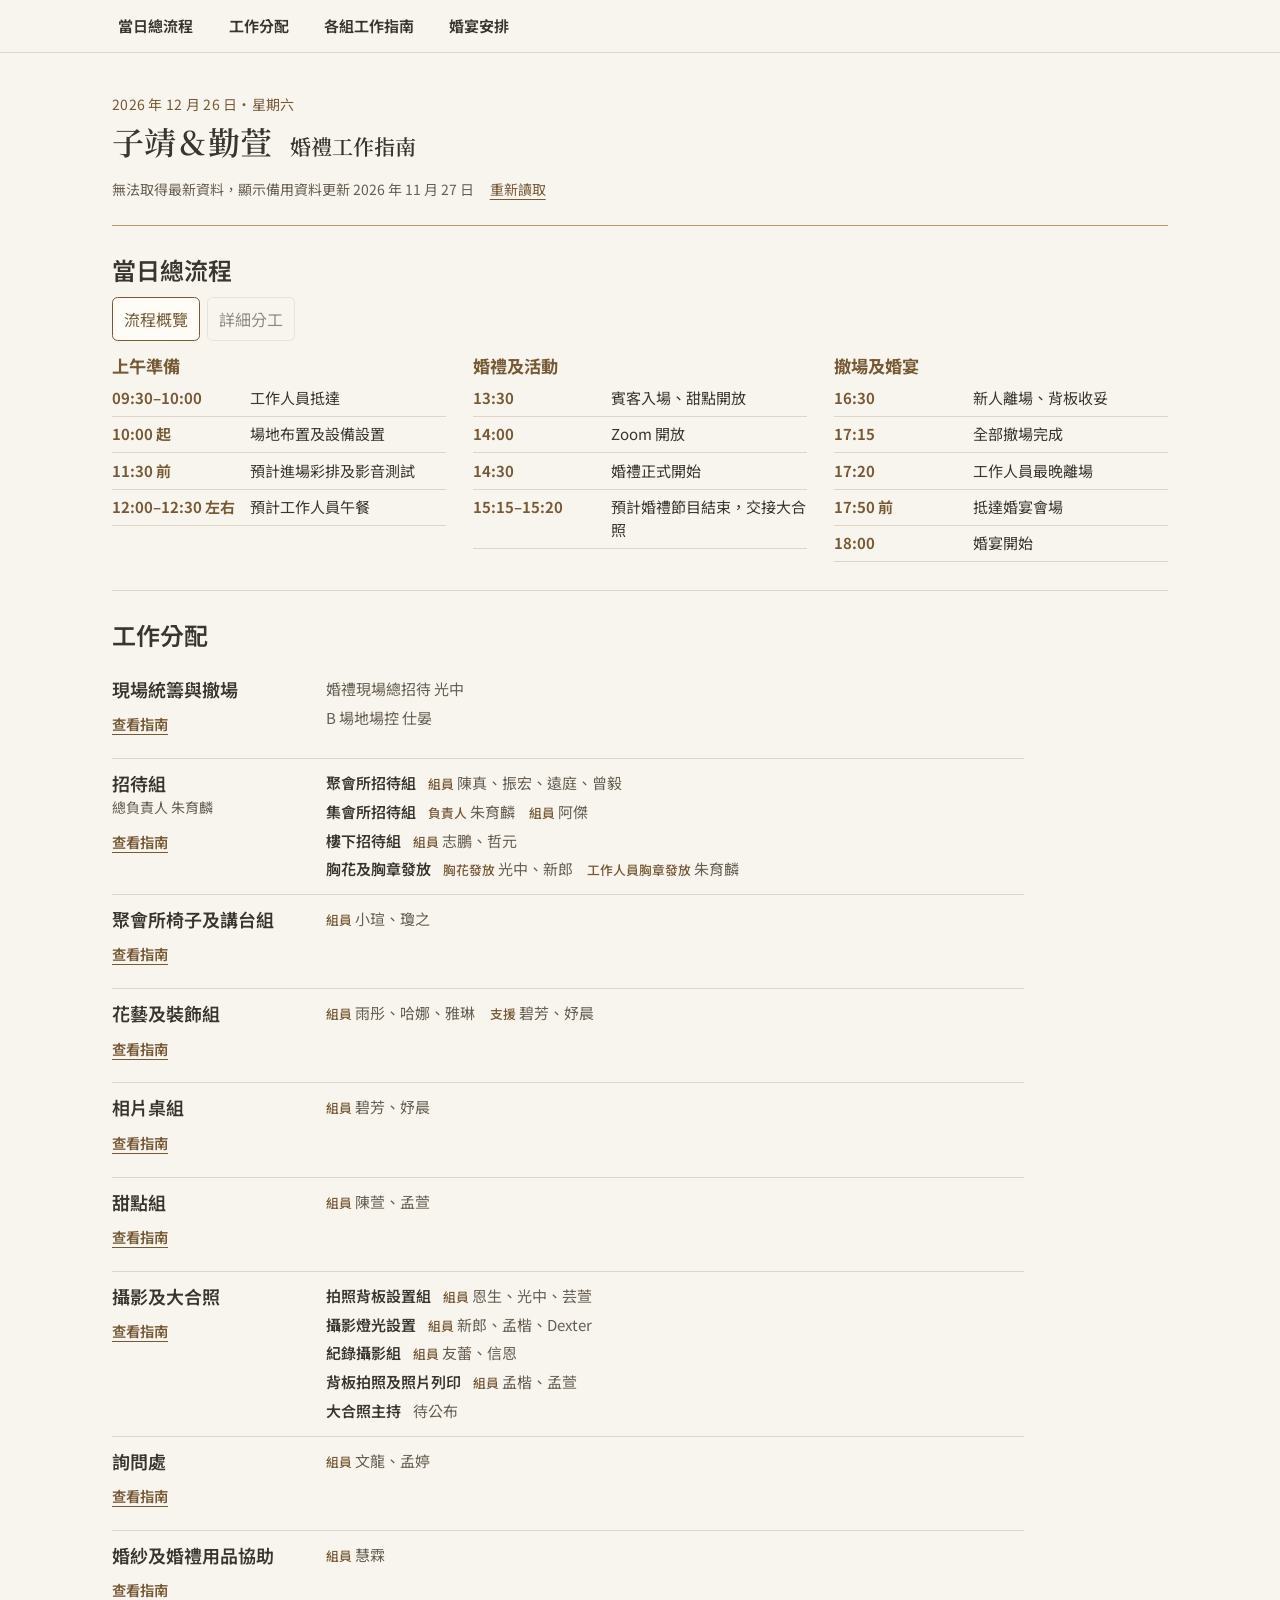
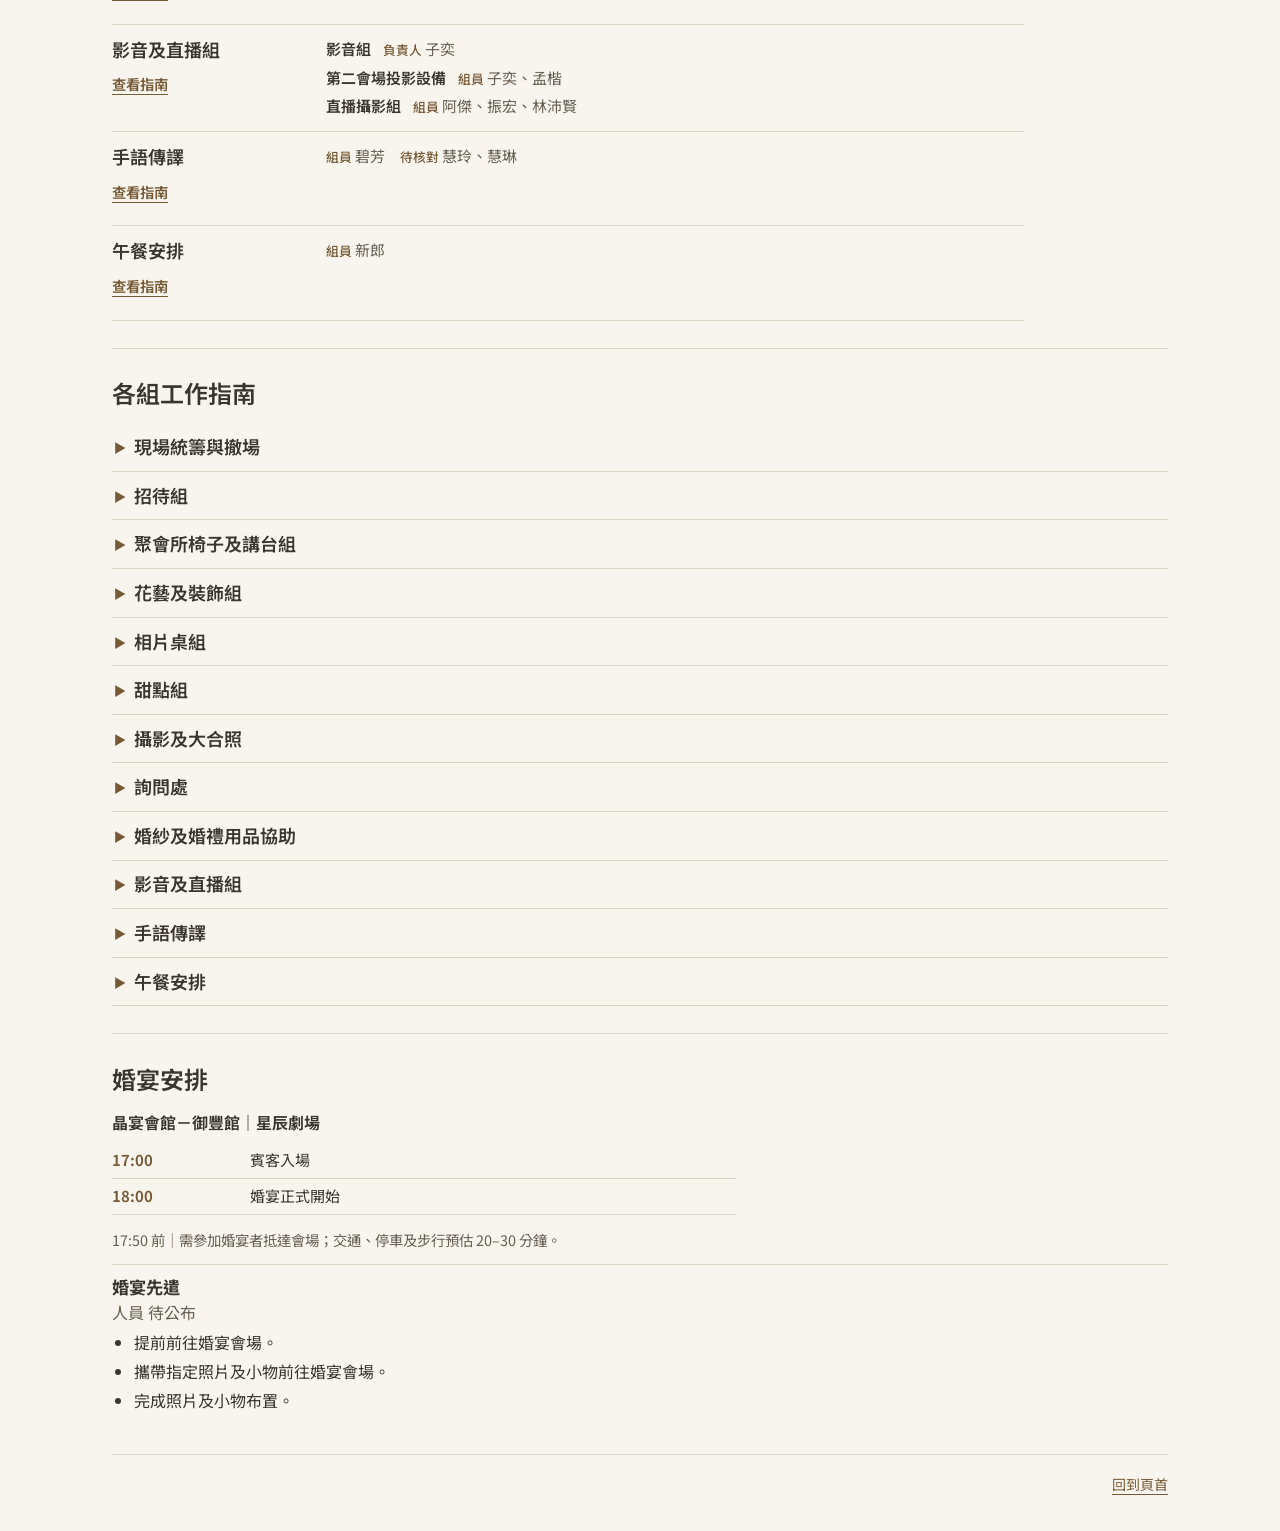
<file: index.html>
<!doctype html>
<html lang="zh-Hant">
<head>
  <meta charset="utf-8">
  <meta name="viewport" content="width=device-width, initial-scale=1, viewport-fit=cover">
  <meta name="theme-color" content="#f8f5ee">
  <meta name="description" content="子靖與勤萱的婚禮工作指南">
  <title>子靖＆勤萱｜婚禮工作指南</title>
  <link rel="stylesheet" href="https://fonts.googleapis.com/css2?family=Noto+Sans+TC:wght@400;500;600&amp;family=Noto+Serif+TC:wght@500;600&amp;display=swap">
  <link rel="stylesheet" href="style.css?v=5">
  <script src="data.js" defer></script>
  <script src="site-config.js" defer></script>
  <script src="public-data.js?v=4" defer></script>
  <script src="staff-roster.js?v=4" defer></script>
  <script src="staff-personal-guide.js?v=2" defer></script>
  <script src="staff-execution.js?v=1" defer></script>
  <script src="script.js?v=5" defer></script>
</head>
<body>
  <a class="skip-link" href="#main-content">跳至主要內容</a>
  <nav class="site-nav" aria-label="主要導覽">
    <div class="nav-scroll">
      <a href="#schedule">當日總流程</a>
      <a href="#teams">工作分配</a>
      <a href="#guides">各組工作指南</a>
      <a href="#reception">婚宴安排</a>
    </div>
  </nav>
  <header class="page-header section" id="top">
    <p class="page-date" id="hero-date"></p>
    <h1><span id="hero-couple">子靖＆勤萱</span><span id="hero-title">婚禮工作指南</span></h1>
    <div class="version-line">
      <p id="published-status" role="status"></p>
      <button type="button" class="text-button" id="refresh-published" hidden>重新讀取</button>
    </div>
  </header>

  <main id="main-content" class="section">
    <section id="schedule" aria-labelledby="schedule-title">
      <h2 id="schedule-title">當日總流程</h2>
      <div class="schedule-modes" role="group" aria-label="總流程閱讀模式">
        <button type="button" data-mode="overview" aria-controls="timeline-days" aria-pressed="true">流程概覽</button>
        <button type="button" data-mode="detail" aria-controls="timeline-work" aria-pressed="false" disabled>詳細分工</button>
      </div>
      <div id="timeline-days"></div>
      <div id="timeline-work" hidden></div>
    </section>
    <section id="teams" aria-labelledby="teams-title">
      <h2 id="teams-title">工作分配</h2>
      <p id="personal-guide-hint" class="muted" hidden>點擊姓名即可查看個人工作安排</p>
      <dl id="team-index" class="team-index"></dl>
    </section>
    <section id="guides" aria-labelledby="guides-title">
      <h2 id="guides-title">各組工作指南</h2>
      <div id="guide-list" class="guide-list"></div>
    </section>
    <section id="reception" aria-labelledby="reception-title">
      <h2 id="reception-title">婚宴安排</h2>
      <div id="reception-content"></div>
    </section>
  </main>

  <dialog id="personal-guide" class="personal-guide" aria-labelledby="personal-guide-name">
    <header class="personal-guide-header">
      <div>
        <h2 id="personal-guide-name"></h2>
        <p class="muted">個人工作指南</p>
      </div>
      <div class="personal-guide-actions">
        <button id="share-personal-guide" type="button">複製連結</button>
        <form method="dialog"><button type="submit" autofocus>關閉</button></form>
      </div>
    </header>
    <div id="personal-guide-body" class="personal-guide-body"></div>
  </dialog>

  <footer class="section">
    <a href="#top">回到頁首</a>
  </footer>
</body>
</html>
</file>
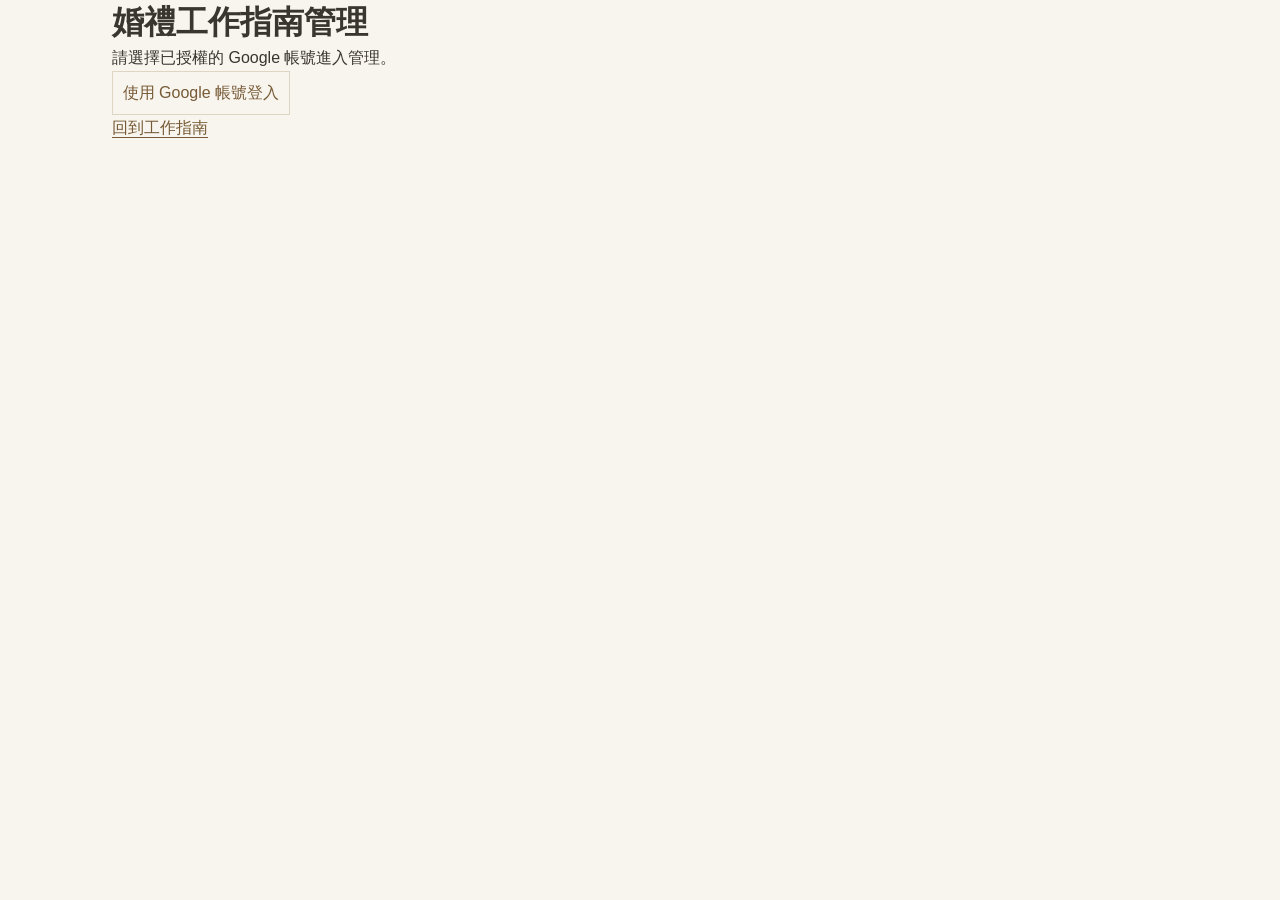
<file: admin/index.html>
<!doctype html>
<html lang="zh-Hant">
<head>
  <meta charset="utf-8">
  <meta name="viewport" content="width=device-width, initial-scale=1">
  <meta name="robots" content="noindex, nofollow">
  <title>婚禮工作指南｜管理入口</title>
  <link rel="stylesheet" href="../style.css">
  <script src="../site-config.js" defer></script>
  <script src="entry.js" defer></script>
</head>
<body>
  <main class="section">
    <h1>婚禮工作指南管理</h1>
    <p id="admin-message">管理端尚未設定。</p>
    <a class="primary-link" id="admin-sign-in" hidden>使用 Google 帳號登入</a>
    <p><a href="../">回到工作指南</a></p>
  </main>
</body>
</html>
</file>
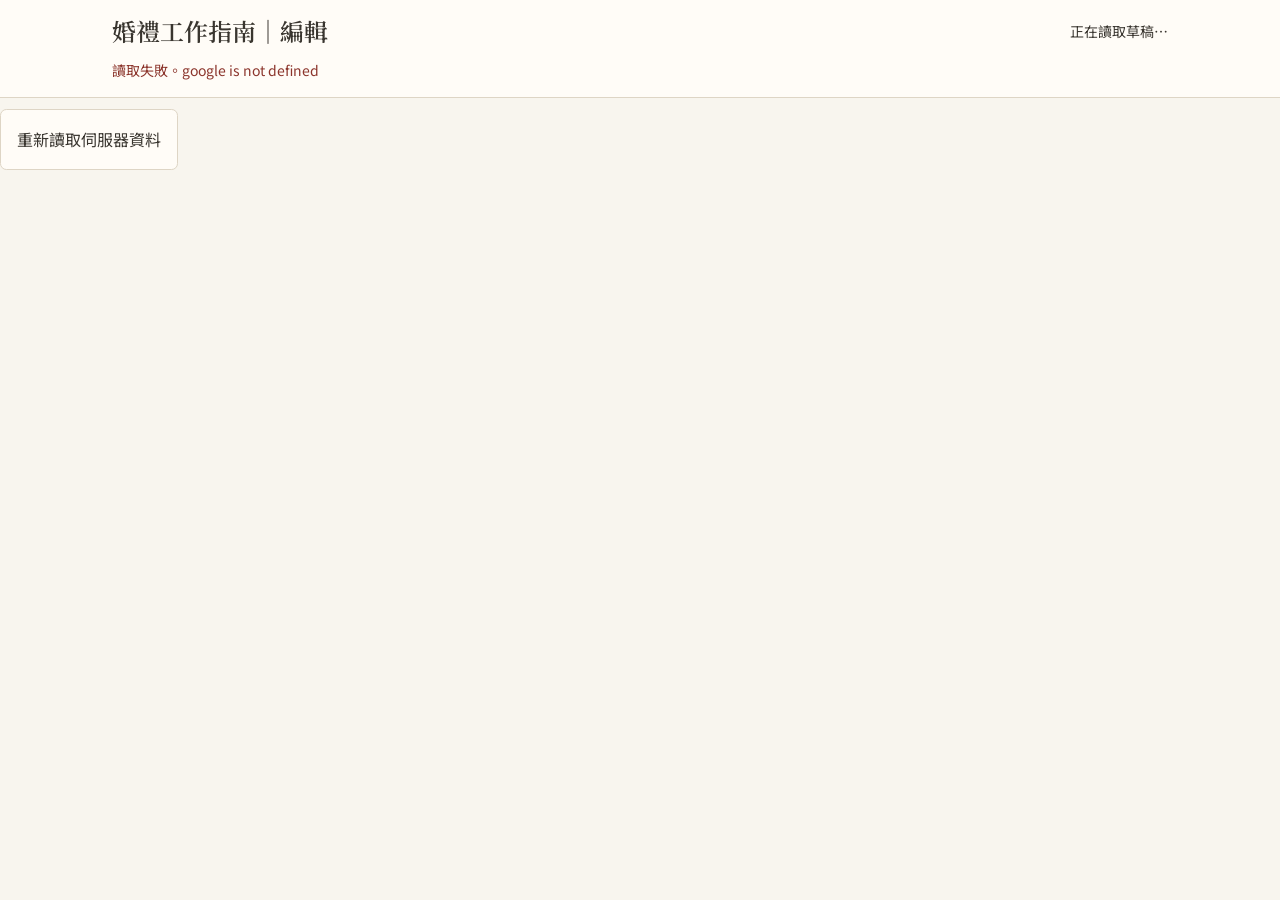
<file: apps-script/admin/Editor.html>
<!doctype html>
<html lang="zh-Hant">
<head>
<meta charset="utf-8">
<base target="_top">
<link rel="stylesheet" href="https://fonts.googleapis.com/css2?family=Noto+Sans+TC:wght@400;500;600&amp;family=Noto+Serif+TC:wght@500;600&amp;display=swap">
<style>
  :root { color-scheme:light; --paper:#fffcf7; --bg:#f8f5ee; --ink:#39352f; --gold:#765a36; --line:#ded5c5; --error:#8c352c; --muted:#665e52; --serif:"Noto Serif TC","Songti TC","PMingLiU",serif; }
  * { box-sizing:border-box; }
  body { margin:0; color:var(--ink); background:var(--bg); font:16px/1.65 "Noto Sans TC","Taipei Sans TC Beta","PingFang TC","Microsoft JhengHei",sans-serif; }
  [hidden] { display:none!important; }
  button,input,textarea,select { font:inherit; color:inherit; }
  button { min-height:44px; padding:.35rem .7rem; border:1px solid var(--line); border-radius:.4rem; background:var(--paper); cursor:pointer; }
  button:disabled { opacity:.5; cursor:default; }
  button.primary { background:var(--gold); color:white; border-color:var(--gold); }
  button.quiet { border-color:transparent; background:transparent; }
  button[aria-pressed="true"] { border-color:var(--gold); color:var(--gold); }
  :focus-visible { outline:2px solid var(--gold); outline-offset:2px; }
  h1,h2,h3,p { margin:.35rem 0; }
  h1 { font:600 1.5rem/1.35 var(--serif); }
  h2 { font-size:1.375rem; font-weight:600; line-height:1.4; }
  h3 { font-size:1.125rem; font-weight:600; }
  header { background:var(--paper); border-bottom:1px solid var(--line); position:sticky; top:0; z-index:1; }
  .top { max-width:1100px; margin:auto; padding:.6rem clamp(.65rem,3vw,1.4rem); }
  .row { display:flex; flex-wrap:wrap; gap:.35rem .5rem; align-items:center; }
  .spread { justify-content:space-between; }
  #state,#feedback,#frame-status { font-size:.875rem; }
  #feedback,#form-error { white-space:pre-line; overflow-wrap:anywhere; }
  .error,.danger { color:var(--error); }
  .muted { color:var(--muted); font-size:.875rem; }
  #manager { max-width:1100px; margin:auto; padding:0 clamp(.35rem,3vw,1.4rem); }
  .nav { padding:.3rem 0; }
  iframe { display:block; width:100%; height:calc(100dvh - 156px); min-height:380px; border:1px solid var(--line); border-radius:.5rem; background:var(--bg); }
  body:has(#tools:not([hidden])) { height:100dvh; display:grid; grid-template-rows:auto minmax(0,1fr); overflow:hidden; }
  body:has(#tools:not([hidden])) #manager { width:100%; margin:0 auto; display:flex; flex-direction:column; }
  body:has(#tools:not([hidden])) #frame { min-height:0; flex:1; padding-bottom:.45rem; }
  body:has(#tools:not([hidden])) iframe { height:100%; min-height:0; }
  dialog { width:min(calc(100% - 2rem),46rem); max-height:calc(100dvh - 2rem); margin:auto; padding:0; border:1px solid var(--line); border-radius:.6rem; color:var(--ink); background:var(--paper); }
  #panel[open] { display:grid; grid-template-rows:auto minmax(0,1fr) auto; overflow:hidden; }
  #panel-body { min-height:0; overflow:auto; overscroll-behavior:contain; }
  #confirmation { width:min(calc(100% - 2rem),29rem); }
  dialog::backdrop { background:#342f2955; }
  .dialog-head,.dialog-body,.dialog-foot { padding:.75rem clamp(.75rem,3vw,1.5rem); }
  .dialog-head { border-bottom:1px solid var(--line); }
  .dialog-foot { border-top:1px solid var(--line); justify-content:flex-end; }
  .dialog-body>*+* { margin-top:.65rem; }
  .field { display:block; min-width:0; }
  .field>span { display:block; font-weight:650; margin-bottom:.22rem; }
  input:not([type=checkbox]),textarea,select { width:100%; min-height:44px; padding:.4rem .65rem; border:1px solid var(--line); border-radius:.35rem; background:white; }
  textarea { resize:vertical; }
  .toggle { display:flex; align-items:center; gap:.5rem; min-height:44px; }
  input[type=checkbox] { width:1.2rem; height:1.2rem; accent-color:var(--gold); margin:0; flex-shrink:0; }
  details > summary { min-height:44px; padding:.55rem 0; cursor:pointer; font-weight:650; overflow-wrap:anywhere; }
  .fields { display:grid; gap:.6rem; min-width:0; }
  .entries,.history,.options,.changes { list-style:none; margin:0; padding:0; }
  .entries>details,.entries>.value-row,.history>li,.changes>li,.options>li { border-top:1px solid var(--line); }
  .value-row,.changes>li,.history>li { padding:.55rem 0; overflow-wrap:anywhere; }
  .entries>details>.fields { padding:.15rem 0 .55rem; }
  .option { width:100%; text-align:left; }
  .editor-section { padding-block:.7rem; border-top:1px solid var(--line); }
  .editor-section h3 { margin-top:0; }
  .member-tags { margin:.35rem 0 .7rem; }
  .member-tag { border-radius:2rem; background:var(--bg); }
  .suggestions { display:flex; flex-wrap:wrap; gap:.25rem .5rem; }
  .suggestions .option { width:auto; }
  .person-picker p:empty { display:none; }
  .candidate,.edit-period,.relations>li { border-top:1px solid var(--line); padding-bottom:.4rem; }
  .relations,.people-list { list-style:none; padding:0; margin:.5rem 0; }
  .people-list { display:grid; grid-template-columns:repeat(auto-fit,minmax(7rem,1fr)); gap:.2rem .65rem; }
  .people-list li { border-bottom:1px solid var(--line); }
  .people-list button:hover,.suggestions button:hover,.member-tag:hover { background:var(--bg); border-color:var(--gold); }
  .period-preview { padding-inline-start:.75rem; }
  .task-lines { padding-inline-start:1.25rem; }
  .task-lines summary { font-weight:500; }
  .entry-tools { margin:.25rem 0 .6rem; }
  .changes dl { display:grid; grid-template-columns:max-content minmax(0,1fr); gap:.2rem .8rem; margin:.3rem 0; }
  .changes dt { color:#655a49; } .changes dd { margin:0; white-space:pre-wrap; }
  #setup, #retry { margin:.7rem auto; max-width:36rem; padding:1rem; }
  @media(max-width:560px) {
    .top { padding:.4rem .55rem; }
    h1 { font-size:1.15rem; }
    iframe { height:calc(100dvh - 196px); }
    .nav { gap:.15rem; } .nav button { padding-inline:.3rem; font-size:.8125rem; }
    .dialog-head,.dialog-body,.dialog-foot { padding:.55rem .7rem; }
    #panel { width:calc(100% - .65rem); height:calc(100dvh - .65rem); max-height:calc(100dvh - .65rem); }
  }
</style>
</head>
<body>
<header>
  <div class="top">
    <div class="row spread"><h1>婚禮工作指南｜編輯</h1><span id="state" role="status">正在讀取草稿…</span></div>
    <div class="row" id="tools" hidden>
      <button id="save" type="button">儲存草稿</button>
      <button id="preview" type="button" aria-pressed="false">預覽</button>
      <button id="publish" type="button" class="primary">發布</button>
      <button id="advanced" type="button" class="quiet">進階設定</button>
      <button id="verify-again" type="button" hidden>重新驗證公開版本</button>
    </div>
    <p id="feedback" role="status" hidden></p>
  </div>
</header>
<button id="retry" type="button" hidden>重新讀取伺服器資料</button>
<section id="setup" hidden>
  <h2>建立第一份草稿</h2>
  <input id="seed" aria-label="婚禮資料 JSON" type="file" accept=".json,application/json">
  <div class="row"><button id="review-seed" type="button">驗證並預覽</button><button id="initialize" type="button" class="primary" disabled>建立草稿</button></div>
  <p id="seed-info" class="muted"></p>
</section>
<main id="manager" hidden>
  <nav class="row nav" aria-label="編輯導覽" id="navigation">
    <button type="button" data-section="schedule" aria-pressed="true" class="quiet">當日總流程</button>
    <button type="button" data-section="teams" class="quiet">工作分配及各組指南</button>
    <button type="button" data-section="reception" class="quiet">婚宴安排</button>
    <button type="button" id="people" class="quiet">人員管理</button>
    <button type="button" id="library">新增／隱藏</button>
  </nav>
  <p id="frame-status" class="muted" role="status" hidden></p>
  <div id="frame"></div>
</main>
<dialog id="panel" aria-labelledby="panel-title">
  <div class="dialog-head row spread"><h2 id="panel-title"></h2><button type="button" id="close" class="quiet">關閉</button></div>
  <div class="dialog-body" id="panel-body"></div>
  <div class="dialog-foot row" id="panel-actions"></div>
</dialog>
<dialog id="confirmation" aria-labelledby="confirm-message">
  <div class="dialog-body" id="confirm-message"></div>
  <form class="dialog-foot row" method="dialog"><button value="cancel" autofocus>取消</button><button value="confirm" class="primary">確認</button></form>
</dialog>
<script>
'use strict';
const get = (id) => document.getElementById(id);
const states = { confirmed:'已確認', tentative:'暫定', pending:'待公布' };
const friendly = {
  overviewTitle:'總流程顯示名稱（可留空）', overviewHidden:'從當日總流程隱藏',
  indexHidden:'從工作分配索引隱藏', guideTeamIds:'也顯示於以下工作指南',
  memberIds:'組員', supportIds:'機動支援', candidateIds:'待核對姓名',
  scheduleId:'沿用總流程時間', startEventId:'開始時間連結', endEventId:'目標結束時間連結',
  summary:'工作說明', note:'補充說明', advanceTeam:'先遣人員', status:'安排狀態'
};
const areas = {
  schedule:['當日總流程','schedule'], teams:['工作組別','teams'], reception:['婚宴安排','reception'],
  management:['現場統籌及各區負責人','management'], assignments:['兼任工作交接','assignments'],
  ceremony:['婚禮節目及時間','ceremony'], cameraPositions:['直播機位','cameraPositions'],
  avCues:['影音操作提示','avCues'], avChecklist:['影音測試及設備說明','avChecklist','equipment','avInfo'],
  photoGroups:['大合照安排','photoGroups'], photoServices:['攝影及背板服務','photoServices'],
  cleanup:['撤場期限、工作及物資去向','cleanup'], venues:['場地、地址及動線','venues'],
  seating:['座位及大合照配置說明','seating'], people:['工作人員名單','people'],
  sections:['網站區塊顯示設定','sections'], weddingInfo:['新人及場地資訊','weddingInfo'],
  keyTimes:['重要時間','keyTimes'], privateNotes:['內部備註','privateNotes']
};
let model, draft, visibleDraft, session, transaction, seedReview, pendingVerification, lastPublication;
let dirty = false, busy = false, checking = false, previewOnly = false, selectedSection = 'schedule';

const copy = (value) => JSON.parse(JSON.stringify(value));
const same = (a, b) => JSON.stringify(a) === JSON.stringify(b);
function node(tag, text) {
  const item = document.createElement(tag);
  if (text !== undefined) item.textContent = text;
  return item;
}
function button(text, click, className = '') {
  const item = node('button', text);
  item.type = 'button';
  item.className = className;
  item.onclick = click;
  return item;
}
function message(text = '', error = false) {
  const item = get('feedback');
  item.textContent = text;
  item.hidden = !text;
  item.classList.toggle('error', error);
}
function formatTime(value) {
  return new Date(value).toLocaleString('zh-TW', { timeZone:'Asia/Taipei', hour12:false });
}
function updateState() {
  if (!model) return;
  const published = model.published;
  const response = lastPublication?.version === published?.version ? lastPublication?.verified : undefined;
  const publicationState = response === null ? '正在驗證公開版本' : response === false
    ? '公開版本尚未確認' : published && '已發布最新版本・' + formatTime(published.updatedAt);
  get('state').textContent = dirty ? '尚未儲存的修改' : published?.version === model.revision
    ? publicationState
    : draft ? '草稿已儲存，尚未發布' : '尚未建立草稿';
  get('save').disabled = busy || checking || !dirty;
  get('publish').disabled = busy || checking || !dirty && published?.version === model.revision;
  get('advanced').disabled = busy || checking;
  get('verify-again').hidden = response !== false;
  get('verify-again').disabled = busy || checking;
}
function confirmAction(text) {
  const dialog = get('confirmation');
  const form = dialog.querySelector('form');
  get('confirm-message').textContent = text;
  return new Promise((resolve) => {
    const finish = (confirmed) => {
      form.removeEventListener('submit',submit);
      dialog.removeEventListener('cancel',cancel);
      dialog.close();
      resolve(confirmed);
    };
    const submit = (event) => {
      event.preventDefault();
      finish(event.submitter?.value === 'confirm');
    };
    const cancel = (event) => {
      event.preventDefault();
      finish(false);
    };
    form.addEventListener('submit',submit);
    dialog.addEventListener('cancel',cancel);
    dialog.showModal();
  });
}
function rpc(action, payload = {}) {
  return new Promise((resolve, reject) =>
    google.script.run.withSuccessHandler(resolve).withFailureHandler(reject).adminRequest(action, payload)
  );
}
async function perform(work, label) {
  if (busy || checking) return;
  busy = true;
  updateState();
  message();
  try { await work(); }
  catch (error) {
    const text = label + '。' + (error.message || String(error));
    if (get('panel').open) {
      get('panel-error')?.remove();
      const item = node('p',text);
      item.id = 'panel-error';
      item.className = 'error';
      item.setAttribute('role','alert');
      get('panel-body').prepend(item);
    } else message(text,true);
  }
  finally { busy = false; updateState(); }
}
window.addEventListener('beforeunload', (event) => {
  if (dirty || transaction?.modified()) { event.preventDefault(); event.returnValue = ''; }
});

function frameNotice(text = '') {
  get('frame-status').hidden = !text;
  get('frame-status').textContent = text;
}
function sendPreview(type, more) {
  if (session?.ready) session.frame.contentWindow.postMessage({ type, nonce:session.nonce, ...more }, session.origin);
}
function renderPreview() {
  if (!visibleDraft) return;
  if (!session) {
    const url = new URL(model.siteUrl);
    url.searchParams.set('staff-editor', '4');
    const nonce = crypto.randomUUID();
    url.hash = 'staff-preview=' + nonce;
    const frame = node('iframe');
    frame.title = '婚禮工作指南即時預覽';
    frame.referrerPolicy = 'no-referrer';
    frame.src = url.href;
    session = { frame, nonce, origin:url.origin, ready:false, received:false };
    get('frame').replaceChildren(frame);
    frameNotice('正在開啟網站預覽…');
    session.timer = setTimeout(() => {
      if (!session?.received) frameNotice('預覽尚未回應。可從進階設定重新載入預覽。');
    }, 12000);
  }
  session.received = false;
  sendPreview('staff-preview-data', { data:visibleDraft, editing:Boolean(draft) && !previewOnly });
}
window.addEventListener('message', (event) => {
  if (!session || event.source !== session.frame.contentWindow || event.origin !== session.origin) return;
  const message = event.data;
  if (message?.nonce !== session.nonce) return;
  if (message.type === 'staff-preview-ready') {
    session.ready = true;
    renderPreview();
  } else if (message.type === 'staff-preview-rendered') {
    session.received = true;
    clearTimeout(session.timer);
    frameNotice();
  } else if (message.type === 'staff-preview-verified' && pendingVerification && message.request === pendingVerification.request) {
    pendingVerification.finish(message);
  } else if (message.type === 'staff-preview-edit' && session.received && draft && !previewOnly &&
      !busy && !checking && !get('panel').open) {
    selectContent(message.target);
  }
});
function setPreviewMode(only) {
  previewOnly = only;
  get('preview').setAttribute('aria-pressed', String(only));
  get('preview').textContent = only ? '返回編輯' : '預覽';
  get('navigation').hidden = only;
  renderPreview();
}
get('preview').onclick = () => { if (!busy && !checking) setPreviewMode(!previewOnly); };

async function applyState(result) {
  model = { ...model, ...result };
  draft = result.draft;
  dirty = false;
  get('setup').hidden = Boolean(draft);
  get('tools').hidden = !draft;
  get('retry').hidden = true;
  get('navigation').hidden = !draft || previewOnly;
  updateState();
  if (!draft) return;
  get('manager').hidden = false;
  try {
    visibleDraft = await rpc('preview', { data:draft });
    renderPreview();
    return visibleDraft;
  } catch (error) {
    frameNotice('無法更新預覽。' + (error.message || error));
  }
}
async function reload() {
  if (dirty && !await confirmAction('重新讀取會捨棄未儲存的修改。確定繼續？')) return;
  dismissPanel();
  await perform(async () => applyState(await rpc('load')), '讀取失敗');
  if (!model) get('retry').hidden = false;
}
get('retry').onclick = reload;
get('navigation').addEventListener('click', (event) => {
  const section = event.target.dataset.section;
  if (!section) return;
  selectedSection = section;
  get('navigation').querySelectorAll('[data-section]').forEach((item) =>
    item.setAttribute('aria-pressed', String(item.dataset.section === section)));
  sendPreview('staff-preview-navigate', { section });
});
get('library').onclick = showLibrary;
get('people').onclick = showPeople;

function panel(title) {
  get('panel-title').textContent = title;
  get('panel-body').replaceChildren();
  get('panel-actions').replaceChildren();
  get('panel-actions').hidden = true;
  if (!get('panel').open) get('panel').showModal();
  get('panel-body').scrollTop = 0;
  return get('panel-body');
}
async function closePanel() {
  if (checking || transaction?.modified() && !await confirmAction('捨棄這個視窗中尚未套用的修改？')) return;
  dismissPanel();
}
function dismissPanel() {
  transaction = null;
  get('panel').close();
}
get('close').onclick = closePanel;
get('panel').addEventListener('cancel', (event) => { event.preventDefault(); closePanel(); });

function namesIn(value, data) {
  const names = new Map(data.people.map(({ id, name }) => [id, name]));
  return String(value ?? '').replace(/\{person:([^{}]+)\}/g, (_, id) => names.get(id) || '（人員待確認）');
}
function optionsFor(type, data) {
  if (type === 'person') return data.people.map(({ id, name }) => [id, name]);
  if (type === 'team') return [...data.teams, ...(data.reception.groups || [])].map(({ id, name }) => [id, namesIn(name, data)]);
  if (type === 'event') return data.schedule.flatMap(({ events }) => events.map(({ id, time, title }) => [id, time + ' ' + namesIn(title, data)]));
  if (type === 'work') return teamWorkEntries(data).filter(({value}) => value?.id)
    .map(({team,value}) => [value.id,namesIn(team.name + ' · ' + value.text,data)]);
  return Object.entries(states);
}
function fresh(spec) {
  if (spec.type === 'workItem') return { text:'' };
  if (spec.type === 'object') return Object.fromEntries(Object.entries(spec.fields)
    .filter(([, field]) => !field.optional).map(([key, field]) => [key, fresh(field)]));
  if (spec.type === 'list') return [];
  if (spec.type === 'bool') return false;
  if (spec.type === 'status') return 'confirmed';
  if (spec.type === 'id') return 'item-' + crypto.randomUUID();
  return '';
}
function titleFor(item, spec, index, data) {
  if (typeof item === 'string') return namesIn(item, data);
  if (item.workId) return optionsFor('work',data).find(([id]) => id === item.workId)?.[1] || '引用組別工作';
  const person = data.people.find(({id}) => id === item.personId)?.name;
  if (item.to && person) return namesIn(item.to,data) + '（' + person + '）';
  return namesIn(item.name || item.title || item.label || item.date || item.role || item.moment ||
    item.text || person || spec.label + ' ' + (index + 1), data);
}
function appendFields(parent, specs, owner, path, data, preferred) {
  Object.entries(specs).forEach(([key, spec]) => renderField(parent, spec, owner, key, [...path,key], data, preferred));
}
function fieldLabel(spec, key) {
  return key === 'hidden' ? '顯示於網站' : friendly[key] || spec.label;
}
function renderField(parent, spec, owner, key, path, data, preferred) {
  if (spec.type === 'id' || spec.private && !transaction.private) return;
  if (spec.type === 'list' && spec.item.type === 'person') {
    renderMembers(parent, spec, owner, key, path, data, preferred);
    return;
  }
  if (spec.type === 'list' || spec.type === 'object') {
    const group = node('div');
    group.className = 'fields';
    const nested = spec.type === 'list' && (path.length > 1 || key === 'periods');
    const box = nested ? node('details') : group;
    if (nested) {
      box.append(node('summary', fieldLabel(spec, key)), group);
      box.open = preferred && path.every((part, index) => part === preferred[index]);
    } else group.append(node('h3', fieldLabel(spec, key)));
    parent.append(box);
    if (spec.type === 'list') renderList(group, spec, owner, key, path, data, preferred);
    else {
      const value = owner[key] || {};
      group.addEventListener('input', () => { owner[key] = value; });
      group.addEventListener('change', () => { owner[key] = value; });
      appendFields(group, spec.fields, value, path, data, preferred);
    }
    return;
  }
  const label = node('label');
  const caption = node('span', fieldLabel(spec, key));
  let control;
  if (spec.type === 'bool') {
    label.className = 'toggle';
    control = node('input');
    control.type = 'checkbox';
    control.checked = key === 'hidden' ? !owner[key] : Boolean(owner[key]);
    label.append(control, caption);
  } else {
    label.className = 'field';
    label.append(caption);
    if (['person','team','event','work','status'].includes(spec.type)) {
      control = node('select');
      if (spec.optional || !owner[key]) control.append(new Option(spec.optional ? '未指定' : '請選擇', ''));
      optionsFor(spec.type, data).forEach(([value, text]) => control.append(new Option(text, value)));
      control.value = owner[key] || '';
    } else {
      const original = spec.private ? String(owner[key] || '') : namesIn(owner[key], data);
      const multiline = spec.private || original.length > 42 || ['text','summary','detail','work','note'].includes(key);
      control = node(multiline ? 'textarea' : 'input');
      control.maxLength = spec.maxLength || (spec.private ? 12000 : 2500);
      control.value = original;
      if (multiline) control.rows = original.length > 110 ? 4 : 2;
    }
    label.append(control);
  }
  control.addEventListener('input', () => {
    if (spec.type === 'bool') owner[key] = key === 'hidden' ? !control.checked : control.checked;
    else if (!control.value && spec.optional && ['person','team','event','work','status'].includes(spec.type)) delete owner[key];
    else owner[key] = control.value;
  });
  parent.append(label);
  if (same(path, preferred)) transaction.focus = control;
}

function personNameKey(value) {
  return value.trim().normalize('NFKC').toLocaleLowerCase('zh-TW');
}
function newPerson(data, name) {
  const person = { id:'person-' + crypto.randomUUID(), name:name.trim() };
  data.people.push(person);
  return person;
}
function namePattern(person, data) {
  const escape = (value) => value.replace(/[.*+?^$\{\}()|[\]\\]/g, '\\$&');
  const duplicate = data.people.some(({id,name}) => id !== person.id && name === person.name);
  const token = '\\{person:' + escape(person.id) + '\\}';
  // A token for another person must never be mistaken for a free-text name.
  return new RegExp(duplicate || person.name.length < 2 ? token : token + '|\\{person:[^{}]+\\}|' + escape(person.name), 'g');
}
function rewriteMention(text, person, data, replacement) {
  return text.replace(namePattern(person,data), (match) =>
    match.startsWith('{person:') && match !== '{person:' + person.id + '}' ? match : replacement);
}
function mentionsPerson(text, person, data) {
  return rewriteMention(text,person,data,'') !== text;
}

function personLinks(data, person, schema) {
  const links = [];
  function visit(value, spec, owner, key, context, listRecord) {
    if (value === undefined || spec.private) return;
    if (spec.type === 'workItem') {
      if (typeof value === 'string') visit(value,spec.fields.text,owner,key,context,listRecord);
      else visit(value,{ ...spec, type:'object' },owner,key,context,listRecord);
      return;
    }
    if (spec.type === 'object') {
      Object.entries(spec.fields).forEach(([field,child]) =>
        visit(value[field],child,value,field,context,listRecord));
      return;
    }
    if (spec.type === 'list') {
      value.forEach((item,index) => {
        const title = spec.item.type === 'object' && (item.name || item.title || item.role || item.label || item.to || item.date || item.place);
        const path = [...context, title ? namesIn(title,data) : fieldLabel(spec,key)];
        visit(item,spec.item,value,index,path,{ items:value, item });
      });
      return;
    }
    const label = [...context,fieldLabel(spec,key)].filter(Boolean).join(' · ');
    if (spec.type === 'person' && value === person.id) {
      const removesRecord = !Array.isArray(owner) && !spec.optional;
      links.push({
        label, removesRecord, owner, key,
        unlink:() => {
          if (Array.isArray(owner)) owner.splice(owner.indexOf(person.id),1);
          else if (removesRecord) listRecord.items.splice(listRecord.items.indexOf(listRecord.item),1);
          else {
            delete owner[key];
            // A camera position can be kept with a pending operator.
            if (key === 'operatorId' && Object.hasOwn(owner,'device') && !owner.operator) owner.operator = '待公布';
          }
        }
      });
    } else if (spec.type === 'text' && typeof value === 'string' && mentionsPerson(value,person,data)) {
      links.push({ label, owner, key, text:value, update:(text) => { owner[key] = text; } });
    }
  }
  Object.entries(schema.fields).forEach(([key,spec]) => {
    if (key === 'people') return;
    const path = spec.type === 'object' ? [spec.label] : [];
    visit(data[key],spec,data,key,path,null);
  });
  return links;
}

function renamePerson(data, person, name, schema) {
  const chosen = name.trim();
  if (!chosen) throw new Error('請輸入姓名。');
  if (chosen === person.name) return;
  if (data.people.some((item) => item !== person && personNameKey(item.name) === personNameKey(chosen))) {
    throw new Error('名單已有這個姓名，請選用現有人員。');
  }
  // Keep existing assignments linked even when a legacy draft had plain names.
  personLinks(data,person,schema).filter((link) => link.text).forEach((link) =>
    link.update(rewriteMention(link.text,person,data,'{person:' + person.id + '}')));
  person.name = chosen;
}

function changeCandidate(data, team, person, replacement, promote) {
  const remaining = (team.candidateIds || []).filter((id) => id !== person.id);
  team.candidateIds = remaining;
  if (!promote && replacement && !remaining.includes(replacement.id)) remaining.push(replacement.id);
  if (promote && !team.memberIds.includes(replacement.id)) team.memberIds.push(replacement.id);
  const candidates = remaining.map((id) => data.people.find((item) => item.id === id)).filter(Boolean);
  const update = (text) => (text.match(/[^。！？\n]+[。！？\n]*|[。！？\n]+/g) || [])
    .map((sentence) => {
      if (!/待核對|待確認|候選|姓名未確認/.test(sentence) || !mentionsPerson(sentence,person,data)) return sentence;
      if (replacement && !promote && !mentionsPerson(sentence,replacement,data)) {
        return rewriteMention(sentence,person,data,'{person:' + replacement.id + '}');
      }
      if (!candidates.some((item) => mentionsPerson(sentence,item,data))) return '';
      const marker = '\u0000';
      return rewriteMention(sentence,person,data,marker)
        .replace(/\u0000\s*[、／/]/g,'').replace(/[、／/]\s*\u0000/g,'').replace(/\u0000/g,'');
    }).join('').trim();
  if (team.notes) team.notes = team.notes.map(update).filter(Boolean);
  for (const period of team.periods) {
    period.items = period.items.flatMap((item) => {
      const text = update(typeof item === 'string' ? item : item.text);
      return !text ? [] : [typeof item === 'string' ? text : { ...item, text }];
    });
  }
}

function personPicker(data, { label, selected = () => [], choose, create }) {
  const wrapper = node('div');
  wrapper.className = 'person-picker';
  const field = node('label');
  field.className = 'field';
  const input = node('input');
  input.type = 'search';
  input.autocomplete = 'off';
  input.placeholder = '輸入姓名';
  input.maxLength = 80;
  field.append(node('span',label),input);
  const suggestions = node('div');
  suggestions.className = 'suggestions';
  const status = node('p');
  status.className = 'muted';
  status.setAttribute('aria-live','polite');
  function finish(action) {
    action();
    input.value = '';
    update();
    input.focus();
  }
  function update() {
    suggestions.replaceChildren();
    status.textContent = '';
    const name = input.value.trim();
    if (!name) return;
    const query = personNameKey(name);
    const matches = data.people.filter((person) => personNameKey(person.name).includes(query));
    const exact = matches.filter((person) => personNameKey(person.name) === query);
    if (exact.length) status.textContent = '名單已有這個姓名。請從現有人員選取。';
    for (const person of [...exact,...matches.filter((item) => !exact.includes(item))].slice(0,6)) {
      const added = selected().includes(person.id);
      const option = button(person.name + (added ? '（已加入）' : ''),() => finish(() => choose(person)),'quiet option');
      option.disabled = added;
      suggestions.append(option);
    }
    if (!exact.length && create) suggestions.append(button('新增「' + name + '」',() => finish(() => create(name))));
    if (!matches.length && !create) status.textContent = '沒有符合的人員。';
  }
  input.addEventListener('input',update);
  input.addEventListener('keydown',(event) => {
    if (event.key !== 'Enter') return;
    event.preventDefault();
    const options = suggestions.querySelectorAll('button:not([disabled])');
    if (options.length === 1) options[0].click();
    else options[0]?.focus();
  });
  wrapper.append(field,status,suggestions);
  return { wrapper,input };
}

function renderMembers(parent, spec, owner, key, path, data, preferred, onChange = () => {}, executionLabel) {
  const box = node('section');
  box.className = 'editor-section';
  const heading = executionLabel || (key === 'memberIds' ? '已加入組員' : fieldLabel(spec,key));
  const tags = node('div');
  tags.className = 'row member-tags';
  function draw() {
    tags.replaceChildren();
    const selected = owner[key] || [];
    if (!selected.length) tags.append(node('p','尚無' + (executionLabel || (key === 'memberIds' ? '組員' : heading))));
    selected.forEach((id) => {
      const person = data.people.find((item) => item.id === id);
      const tag = button((person?.name || '待公布') + ' ×',() => {
        owner[key] = selected.filter((value) => value !== id);
        draw();
        onChange();
        picker.input.focus();
      },'member-tag');
      tag.setAttribute('aria-label','從' + heading + '移除' + person?.name);
      tags.append(tag);
    });
  }
  const add = (person) => {
    owner[key] = [...(owner[key] || []),person.id];
    draw();
    onChange();
  };
  const picker = personPicker(data,{
    label:executionLabel ? '新增' + executionLabel : key === 'memberIds' ? '新增人員' : '新增' + heading,
    selected:() => owner[key] || [], choose:add,
    create:executionLabel ? undefined : (name) => add(newPerson(data,name))
  });
  box.append(node('h3',heading),tags,picker.wrapper);
  parent.append(box);
  if (same(path,preferred)) transaction.focus = picker.input;
  draw();
}

function renderLinks(parent, data, person, { onChange } = {}) {
  const list = node('ul');
  list.className = 'relations';
  function draw() {
    const links = personLinks(data,person,model.schema);
    list.replaceChildren();
    if (!links.length) {
      const empty = node('li','目前沒有其他工作關聯。');
      empty.className = 'muted';
      list.append(empty);
    }
    links.forEach((link) => {
      const row = node('li');
      row.append(node('p',link.label));
      if (link.text) {
        const details = node('details');
        const field = node('label');
        field.className = 'field';
        const value = node('textarea');
        value.rows = 2;
        const original = namesIn(link.text,data);
        value.value = original;
        field.append(node('span','調整這段文字以解除姓名關聯'),value);
        const feedback = node('p');
        feedback.className = 'error';
        details.append(node('summary',original),field,button('套用文字',() => {
          if (!value.value.trim() || mentionsPerson(value.value,person,data) || value.value === original) {
            feedback.textContent = '請調整這段文字，保留工作說明並移除這個姓名。';
            return;
          }
          link.update(value.value.trim());
          draw();
        }),feedback);
        row.append(details);
      } else row.append(button('解除此關聯',async () => {
        if (link.removesRecord && !await confirmAction('解除後會移除這筆工作安排。確定繼續？')) return;
        link.unlink();
        draw();
      },'quiet danger'));
      list.append(row);
    });
    onChange?.(links);
  }
  parent.append(list);
  draw();
}

function renderCandidates(parent, team, data, syncRoster) {
  const section = node('section');
  section.className = 'editor-section';
  const cards = node('div');
  const notices = node('div');
  const openRelations = new Map();
  function followUp(person) {
    if (!personLinks(data,person,model.schema).length) return;
    const box = node('details');
    box.open = true;
    box.append(node('summary',person.name + '的其他工作關聯'),
      node('p','已更新本組待確認名單。以下關聯仍保留，可逐筆檢視或解除。'));
    renderLinks(box,data,person);
    openRelations.get(person.id)?.remove();
    openRelations.set(person.id,box);
    notices.append(box);
  }
  function draw() {
    cards.replaceChildren();
    const ids = team.candidateIds || [];
    if (!ids.length) cards.append(node('p','目前沒有待確認人員。'));
    ids.forEach((id) => {
      const person = data.people.find((item) => item.id === id);
      if (!person) return;
      const row = node('details');
      row.className = 'candidate';
      const title = node('summary',person.name);
      title.setAttribute('aria-label','編輯待確認人員 ' + person.name);
      const name = node('input');
      name.value = person.name;
      name.maxLength = 80;
      const label = node('label');
      label.className = 'field';
      label.append(node('span','修改姓名'),name);
      const error = node('p');
      error.className = 'error';
      const actions = node('div');
      actions.className = 'row';
      const remove = async () => {
        if (!await confirmAction('從「' + namesIn(team.name,data) + '」移除待確認人員「' + person.name + '」及本組的相關待核對備註？')) return;
        changeCandidate(data,team,person,null,false);
        draw();
        followUp(person);
      };
      const promote = () => {
        changeCandidate(data,team,person,person,true);
        syncRoster();
        draw();
      };
      const updateName = () => {
        try {
          renamePerson(data,person,name.value,model.schema);
          title.textContent = person.name;
          title.setAttribute('aria-label','編輯待確認人員 ' + person.name);
          error.textContent = '';
          name.removeAttribute('aria-invalid');
          syncRoster();
        } catch (cause) {
          name.setAttribute('aria-invalid','true');
          error.textContent = cause.message;
        }
      };
      name.addEventListener('change',updateName);
      actions.append(button('確認為正式組員',promote),button('刪除待確認',remove,'quiet danger'));
      const replace = node('details');
      replace.append(node('summary','改選現有人員'));
      const picker = personPicker(data,{
        label:'對應的現有人員', selected:() => [id],
        choose:(match) => {
          changeCandidate(data,team,person,match,false);
          draw();
          followUp(person);
        }
      });
      replace.append(picker.wrapper);
      row.append(title,label,actions,error,replace);
      cards.append(row);
    });
  }
  function add(person) {
    team.candidateIds = [...(team.candidateIds || []),person.id];
    draw();
    syncRoster();
  }
  const picker = personPicker(data,{
    label:'新增待確認人員', selected:() => team.candidateIds || [],
    choose:add, create:(name) => add(newPerson(data,name))
  });
  section.append(node('h3','待確認人員'),cards,picker.wrapper,notices);
  parent.append(section);
  draw();
}

async function confirmDelete(title) {
  return await confirmAction('要刪除「' + title + '」嗎？') &&
    await confirmAction('請再次確認刪除「' + title + '」。');
}
function entryTools(container, array, index, title, redraw) {
  const controls = node('div');
  controls.className = 'row entry-tools';
  for (const [offset, label] of [[-1,'上移'],[1,'下移']]) {
    const move = button(label, () => {
      const destination = index + offset;
      [array[index], array[destination]] = [array[destination], array[index]];
      redraw(destination);
    });
    move.disabled = index + offset < 0 || index + offset >= array.length;
    controls.append(move);
  }
  controls.append(button('刪除', async () => {
    if (!await confirmDelete(title)) return;
    array.splice(index,1);
    redraw();
  }, 'danger quiet'));
  container.append(controls);
}

function renderList(parent, spec, owner, key, path, data, preferred) {
  const entries = node('div');
  entries.className = 'entries';
  const array = () => owner[key] || [];
  function draw(openIndex, focusPath) {
    entries.replaceChildren(...array().map((value, index) => {
      const itemPath = [...path,index];
      const row = node('details');
      row.open = index === openIndex;
      const heading = node('summary');
      const updateHeading = () => {
        const item = array()[index];
        heading.textContent = (item?.hidden ? '已隱藏｜' : '') + (titleFor(item, spec.item, index, data) || '新增項目');
      };
      updateHeading();
      row.append(heading);
      const fields = node('div');
      fields.className = 'fields';
      row.append(fields);
      row.addEventListener('input', updateHeading);
      if (spec.item.type === 'object' || spec.item.type === 'workItem') {
        const item = typeof value === 'string' ? { text:value } : value;
        if (item !== value) fields.addEventListener('input', () => { array()[index] = item; }, true);
        appendFields(fields, spec.item.fields, item, itemPath, data, focusPath);
      } else renderField(fields, spec.item, array(), index, itemPath, data, focusPath);
      entryTools(fields, array(), index, titleFor(value, spec.item, index, data) || '新增項目', (next) => draw(next));
      return row;
    }));
  }
  parent.append(entries, button('新增' + (spec.item.label === '說明' ? '一項說明' : spec.item.label), () => {
    if (!owner[key]) owner[key] = [];
    array().push(fresh(spec.item));
    draw(array().length - 1);
    entries.lastElementChild?.querySelector('input,textarea,select')?.focus();
  }));
  const next = preferred && path.every((part, index) => part === preferred[index]) ? preferred[path.length] : undefined;
  draw(next, preferred);
}

function textEditor(label, value, input, multiline = false) {
  const field = node('label');
  field.className = 'field';
  const control = node(multiline ? 'textarea' : 'input');
  control.value = value || '';
  if (multiline) control.rows = 2;
  control.addEventListener('input',() => input(control.value));
  field.append(node('span',label),control);
  return { field,control };
}

function teamWorkEntries(data) {
  return teamCollections(data).flat().flatMap((team) => team.periods.flatMap((period) =>
    period.items.map((value,index) => ({ team, period, value, index }))));
}
function scheduleEvents(data) {
  return data.schedule.flatMap(({ events }) => events);
}
function executionFields(parent, value, specs, data, onChange = () => {}) {
  const fields = node('div');
  fields.className = 'fields';
  for (const key of ['leaderId','place','time','phase']) renderField(fields, specs[key], value, key, [key], data);
  for (const control of fields.querySelectorAll('input, textarea, select')) control.addEventListener('input',onChange);
  renderMembers(fields, specs.memberIds, value, 'memberIds', ['executionMembers'], data, undefined, onChange, '工作人員');
  parent.append(fields);
}
function renderEventWork(parent, event, data, target) {
  const specs = model.schema.fields.schedule.item.fields.events.item.fields.work.item.fields;
  const section = node('details');
  section.className = 'editor-section';
  section.open = target.field === 'work';
  section.append(node('summary','詳細分工'), node('p','可引用組別既有工作，或為這項流程新增獨立工作。'));
  const list = node('div');
  list.className = 'entries';
  const notice = node('p');
  notice.className = 'muted';
  notice.setAttribute('role','status');
  const group = node('select');
  group.append(new Option('選擇組別',''), ...optionsFor('team',data).map(([id,label]) => new Option(label,id)));
  const tasks = node('select');
  const pickGroup = node('label');
  pickGroup.className = 'field';
  pickGroup.append(node('span','引用組別'),group);
  const pickTask = node('label');
  pickTask.className = 'field';
  pickTask.append(node('span','選擇組別工作'),tasks);

  let available = [];
  const append = (item) => {
    (event.work ||= []).push(item);
    draw(item.id);
  };
  const linkTask = button('引用所選工作',() => {
    const source = available[Number(tasks.value)];
    if (!source || tasks.value === '') return;
    const value = typeof source.value === 'string' ? { text:source.value } : source.value;
    value.id ||= fresh(specs.id);
    value.detailManaged = true;
    source.period.items[source.index] = value;
    append({ id:fresh(specs.id), workId:value.id });
  });
  function updatePicker() {
    const used = new Set(scheduleEvents(data).flatMap(({ work }) => (work || []).map(({workId}) => workId).filter(Boolean)));
    available = teamWorkEntries(data).filter(({ team, value }) => team.id === group.value && !used.has(value?.id));
    tasks.replaceChildren(new Option('選擇工作',''), ...available.map(({ period, value },index) =>
      new Option(namesIn((period.hidden || value?.hidden ? '未公開 · ' : '') + period.label + ' · ' +
        (typeof value === 'string' ? value : value.text),data),String(index))));
    tasks.disabled = !available.length;
    linkTask.disabled = true;
  }
  group.onchange = updatePicker;
  tasks.onchange = () => { linkTask.disabled = tasks.value === ''; };

  function draw(openId) {
    list.replaceChildren();
    if (!event.work?.length) list.append(node('p','尚未設定此流程的詳細工作。'));
    (event.work || []).forEach((item,index) => {
      const reference = item.workId && teamWorkEntries(data).find(({value}) => value?.id === item.workId);
      const value = reference ? reference.value : item;
      const row = node('details');
      row.open = item.id === openId;
      const heading = node('summary');
      const refreshHeading = () => {
        heading.textContent = (item.hidden ? '已隱藏 · ' : '') + (reference ? namesIn(reference.team.name,data) + ' · ' : '') +
          (namesIn(value.text,data) || '新工作');
      };
      row.append(heading);
      if (reference) row.append(node('p','修改內容、時間、地點或人員會同步到原組別與個人指南。這裡的顯示設定與刪除只影響詳細分工。'));
      else {
        renderField(row,specs.teamId,item,'teamId',['teamId'],data);
        row.append(node('p','發布後會同步出現在相關組別及符合分工的個人指南。'));
      }
      const field = textEditor('工作說明',namesIn(value.text,data),(text) => {
        value.text = text;
        refreshHeading();
      },true);
      row.append(field.field);
      executionFields(row,value,specs,data);
      const shown = node('label');
      shown.className = 'toggle';
      const visibility = node('input');
      visibility.type = 'checkbox';
      visibility.checked = !item.hidden;
      visibility.onchange = () => { item.hidden = !visibility.checked; refreshHeading(); };
      shown.append(visibility,node('span',reference ? '顯示於詳細分工' : '顯示於網站'));
      row.append(shown);
      const move = node('label');
      move.className = 'field';
      const destination = node('select');
      destination.append(new Option('目前流程',''), ...optionsFor('event',data).filter(([id]) => id !== event.id)
        .map(([id,label]) => new Option(label,id)));
      move.append(node('span','更改對應流程'),destination);
      const moveButton = button('移至所選流程',() => {
        const next = scheduleEvents(data).find(({id}) => id === destination.value);
        if (!next) return;
        (next.work ||= []).push(...event.work.splice(index,1));
        notice.textContent = '已移至「' + namesIn(next.title,data) + '」。套用後可到該流程繼續編輯。';
        draw();
      });
      moveButton.disabled = true;
      destination.onchange = () => { moveButton.disabled = !destination.value; };
      row.append(move,moveButton);
      entryTools(row,event.work,index,'詳細分工工作',(next) => draw(event.work[next]?.id));
      refreshHeading();
      list.append(row);
    });
    updatePicker();
  }
  const add = node('details');
  add.append(node('summary','引用組別既有工作'),pickGroup,pickTask,linkTask);
  section.append(list,notice,button('新增獨立工作',() => append({ id:fresh(specs.id), text:'' })),add);
  parent.append(section);
  draw(target.workId);
}

function removeDeletedWorkLinks(data, previous) {
  const ids = new Set(teamWorkEntries(data).flatMap(({value}) => value?.id ? [value.id] : []));
  const removed = new Set(teamWorkEntries(previous).flatMap(({value}) => value?.id && !ids.has(value.id) ? [value.id] : []));
  if (removed.size) for (const event of scheduleEvents(data)) {
    if (event.work) event.work = event.work.filter(({workId}) => !removed.has(workId));
  }
}

function renderTeamWork(parent, team, data, preferred) {
  const section = node('section');
  section.className = 'editor-section';
  const periods = node('div');
  periods.className = 'periods';
  function draw(openIndex, taskIndex) {
    periods.replaceChildren();
    if (!team.periods.length) periods.append(node('p','尚無工作內容。'));
    team.periods.forEach((period,index) => {
      const row = node('details');
      row.name = 'edit-work-period';
      row.className = 'edit-period';
      row.open = index === openIndex;
      const title = node('summary');
      const updateTitle = () => {
        const event = data.schedule.flatMap((day) => day.events).find(({id}) => id === period.scheduleId);
        title.textContent = [event?.time,namesIn(period.label,data) || '新工作時段',period.hidden && '僅管理端顯示'].filter(Boolean).join('　');
      };
      const preview = node('div');
      preview.className = 'period-preview';
      const list = node('ul');
      list.className = 'task-lines';
      const renderTasks = (openTask) => {
        list.replaceChildren();
        period.items.forEach((item,task) => {
          const value = typeof item === 'string' ? { text:item } : item;
          const li = node('li');
          const details = node('details');
          details.name = 'edit-work-task';
          details.open = row.open && task === openTask;
          const summary = node('summary');
          const taskTitle = () => {
            summary.textContent = (value.hidden ? '已隱藏 · ' : '') + (namesIn(value.text,data) || '新工作');
          };
          const field = textEditor('工作說明',namesIn(value.text,data),(text) => {
            value.text = text;
            period.items[task] = value;
            taskTitle();
          },true);
          const label = node('label');
          label.className = 'toggle';
          const visible = node('input');
          visible.type = 'checkbox';
          visible.checked = !value.hidden;
          visible.onchange = () => { value.hidden = !visible.checked; period.items[task] = value; taskTitle(); };
          label.append(visible,node('span','顯示於網站'));
          details.append(summary,field.field,label);
          const options = node('details');
          options.append(node('summary','分工、時間及地點'));
          const fields = model.schema.fields.teams.item.fields.periods.item.fields.items.item.fields;
          if (fields.place) executionFields(options,value,fields,data,() => {
            value.id ||= fresh(fields.id);
            period.items[task] = value;
          });
          details.append(options);
          taskTitle();
          entryTools(details,period.items,task,summary.textContent || '工作',renderTasks);
          li.append(details);
          list.append(li);
          if (details.open) transaction.focus = field.control;
        });
      };
      const when = textEditor('時段或時間',namesIn(period.label,data),(text) => { period.label = text; updateTitle(); });
      const options = node('details');
      options.className = 'period-options';
      options.append(node('summary','時段設定'));
      const linked = node('select');
      linked.append(new Option('使用上方時段文字',''));
      optionsFor('event',data).forEach(([id,text]) => linked.append(new Option(text,id)));
      linked.value = period.scheduleId || '';
      linked.onchange = () => {
        if (linked.value) period.scheduleId = linked.value;
        else delete period.scheduleId;
        updateTitle();
      };
      const linkField = node('label');
      linkField.className = 'field';
      linkField.append(node('span','沿用總流程時間'),linked);
      const show = node('label');
      show.className = 'toggle';
      const showPeriod = node('input');
      showPeriod.type = 'checkbox';
      showPeriod.checked = !period.hidden;
      showPeriod.onchange = () => { period.hidden = !showPeriod.checked; updateTitle(); };
      show.append(showPeriod,node('span','整個時段顯示於網站'));
      options.append(linkField,show);
      entryTools(options,team.periods,index,'這個工作時段',draw);
      preview.append(when.field,list,button('新增工作',() => {
        const id = model.schema.fields.teams.item.fields.periods.item.fields.items.item.fields.id;
        period.items.push(id ? { id:fresh(id), text:'' } : { text:'' });
        renderTasks(period.items.length - 1);
        transaction.focus?.focus();
      }),options);
      row.append(title,preview);
      periods.append(row);
      updateTitle();
      renderTasks(taskIndex);
      if (row.open && taskIndex === undefined) transaction.focus = when.control;
    });
  }
  section.append(node('h3','工作內容'),periods,button('新增工作時段',() => {
    team.periods.push({ label:'',items:[] });
    draw(team.periods.length - 1);
    transaction.focus?.focus();
  }));
  parent.append(section);
  draw(preferred?.[0] === 'periods' ? preferred[1] : undefined,preferred?.[3]);
}

function renderTeamForm(parent, team, data, preferred) {
  const spec = model.schema.fields.teams.item.fields;
  const field = textEditor('組別名稱',namesIn(team.name,data),(name) => { team.name = name; });
  parent.append(field.field);
  if (preferred?.[0] === 'name') transaction.focus = field.control;
  const label = node('label');
  label.className = 'field';
  const leader = node('select');
  function drawLeaders() {
    leader.replaceChildren(new Option('未指定負責人',''),...data.people.map(({id,name}) => new Option(name,id)));
    leader.value = team.leaderId || '';
  }
  leader.onchange = () => {
    if (leader.value) team.leaderId = leader.value;
    else delete team.leaderId;
  };
  label.append(node('span','組別負責人'),leader);
  parent.append(label);
  drawLeaders();
  const members = node('div');
  function drawMembers() {
    members.replaceChildren();
    renderMembers(members,spec.memberIds,team,'memberIds',['memberIds'],data,preferred,drawLeaders);
  }
  drawMembers();
  parent.append(members);
  if (spec.place) renderField(parent,spec.place,team,'place',['place'],data,preferred);
  renderCandidates(parent,team,data,() => { drawMembers(); drawLeaders(); });
  renderTeamWork(parent,team,data,preferred);
  parent.append(textEditor('完成期限',namesIn(team.deadline,data),(value) => { team.deadline = value; }).field);
  const display = node('section');
  display.className = 'editor-section';
  display.append(node('h3','顯示設定'));
  for (const key of ['hidden','indexHidden']) renderField(display,spec[key],team,key,[key],data,preferred);
  parent.append(display);
  const extra = node('details');
  extra.append(node('summary','其他補充資訊'));
  renderMembers(extra,spec.supportIds,team,'supportIds',['supportIds'],data,preferred,drawLeaders);
  for (const key of ['notes','status']) renderField(extra,spec[key],team,key,[key],data,preferred);
  parent.append(extra);
}

function showPeople() {
  const body = panel('人員管理');
  body.append(button('新增工作人員',() => editPerson(),'primary'));
  const grid = node('ul');
  grid.className = 'people-list';
  draft.people.forEach((person) => {
    const row = node('li');
    row.append(button(person.name,() => editPerson(person.id),'quiet option'));
    grid.append(row);
  });
  body.append(grid);
}

function editPerson(id) {
  const original = draft.people.find((person) => person.id === id);
  edit(original ? '編輯人員 · ' + original.name : '新增工作人員',(parent,data) => {
    const person = data.people.find((item) => item.id === id);
    let name = person?.name || '';
    const field = textEditor('姓名',name,(value) => { name = value; hint(); });
    field.control.maxLength = 80;
    const warning = node('p');
    warning.className = 'error';
    function hint() {
      warning.textContent = data.people.some((item) => item !== person && personNameKey(item.name) === personNameKey(name))
        ? '名單已有這個姓名，請選用現有人員。' : '';
    }
    parent.append(field.field,warning);
    transaction.focus = field.control;
    transaction.pending = () => name !== (original?.name || '');
    if (!person) {
      transaction.prepare = (candidate) => {
        if (!name.trim() || warning.textContent) throw new Error(warning.textContent || '請輸入姓名。');
        newPerson(candidate,name);
      };
      return;
    }
    transaction.prepare = (candidate) => {
      const item = candidate.people.find((entry) => entry.id === id);
      if (item) renamePerson(candidate,item,name,model.schema);
    };
    const remove = button('刪除此人員',async () => {
      if (!await confirmAction('確定從全站人員名單刪除「' + name + '」？')) return;
      data.people.splice(data.people.indexOf(person),1);
      parent.replaceChildren(node('p','此人員將從名單移除。按「套用修改」更新草稿。'));
    },'danger');
    const note = node('p');
    note.className = 'muted';
    parent.append(node('h3','目前的組別與工作關聯'));
    renderLinks(parent,data,person,{ onChange:(links) => {
      remove.disabled = links.length > 0;
      note.textContent = links.length ? '刪除整位人員前，請逐筆解除仍在使用的關聯。' : '目前可以刪除此人員。';
    } });
    parent.append(note,remove);
  });
}

function edit(title, draw, preferred, privateFields = false) {
  const data = copy(draft);
  const body = panel(title);
  transaction = { data, private:privateFields, modified:() => !same(data,draft) || Boolean(transaction.pending?.()) };
  const fields = node('div');
  fields.className = 'fields';
  draw(fields, data, preferred);
  body.append(fields);
  const errorText = node('p');
  errorText.id = 'form-error';
  errorText.className = 'error';
  errorText.setAttribute('role', 'alert');
  body.append(errorText);
  const apply = button('套用修改', async () => {
    if (checking) return;
    if (!transaction.modified() && !transaction.prepare) { dismissPanel(); return; }
    checking = true;
    get('panel').inert = true;
    updateState();
    errorText.textContent = '';
    try {
      if (fields.querySelector('[aria-invalid="true"]')) throw new Error('請先修正標示的人員姓名。');
      const candidate = copy(data);
      transaction.prepare?.(candidate);
      removeDeletedWorkLinks(candidate,draft);
      if (same(candidate,draft)) { dismissPanel(); return; }
      const projected = await rpc('preview', { data:candidate });
      draft = candidate;
      visibleDraft = projected;
      dirty = true;
      dismissPanel();
      renderPreview();
      message();
    } catch (error) {
      errorText.textContent = '無法套用。' + (error.message || String(error));
      errorText.scrollIntoView({ block:'nearest' });
    } finally {
      checking = false;
      get('panel').inert = false;
      updateState();
    }
  }, 'primary');
  get('panel-actions').replaceChildren(button('取消', closePanel), apply);
  get('panel-actions').hidden = false;
  transaction.focus?.focus();
}
const teamCollections = (data) => [data.teams, data.reception.groups || []];
function editRecord(area, id, field, target = {}, create = false) {
  const weddingDay = draft.schedule.find((day) => day.id === target.dayId) || draft.schedule.find((day) => day.id === 'wedding-day') || draft.schedule[0];
  const collection = (data) => {
    if (area === 'event') return data.schedule.find((day) => day.id === weddingDay?.id)?.events;
    if (area === 'team') return target.reception || teamCollections(data)[1].some((item) => item.id === id)
      ? (data.reception.groups ||= []) : data.teams;
    return data.cameraPositions;
  };
  const specs = model.schema.fields;
  const spec = area === 'event' ? specs.schedule.item.fields.events.item
    : area === 'team' ? specs.teams.item : specs.cameraPositions.item;
  const original = area === 'event' ? draft.schedule.flatMap(({events}) => events).find((item) => item.id === id)
    : collection(copy(draft))?.find((item) => item.id === id);
  if (!original && !create) return;
  const title = (create ? '新增' : '編輯') + ' ' + (original ? titleFor(original,spec,0,draft) : spec.label);
  const eventDay = original && area === 'event' ? draft.schedule.find((day) => day.events.includes(original)) : weddingDay;
  let preferred = field ? [field] : undefined;
  if (area === 'event' && field === 'details' && Number.isInteger(target.index)) preferred = [field,target.index];
  if (area === 'team' && Number.isInteger(target.periodIndex)) {
    const period = original.periods.filter((item) => !item.hidden)[target.periodIndex];
    if (period) {
      const sourceIndex = period.items.flatMap((item,index) => item?.hidden ? [] : [index])[target.itemIndex] ?? -1;
      preferred = sourceIndex >= 0 ? ['periods',original.periods.indexOf(period),'items',sourceIndex,'text']
        : ['periods',original.periods.indexOf(period),'label'];
    }
  }
  edit(title, (parent, data) => {
    const list = area === 'event' ? data.schedule.find((day) => day.id === eventDay?.id)?.events : collection(data);
    if (!list) { parent.append(node('p','請先在進階設定新增婚禮日期。')); return; }
    const index = create ? list.push(fresh(spec)) - 1 : list.findIndex((item) => item.id === id);
    const record = list[index];
    const extras = area === 'event' ? ['overviewHidden','guideTeamIds','featured','details','note'] : [];
    if (area === 'team') renderTeamForm(parent,record,data,preferred);
    else Object.entries(spec.fields).filter(([key]) => key !== 'work' && !extras.includes(key))
      .forEach(([key, definition]) => renderField(parent, definition, record, key, [key], data, preferred));
    if (area === 'event' && spec.fields.work) renderEventWork(parent,record,data,target);
    if (extras.length) {
      const options = node('details');
      options.append(node('summary','補充說明及顯示設定'));
      options.open = extras.includes(preferred?.[0]);
      extras.forEach((key) => renderField(options, spec.fields[key], record, key, [key], data, preferred));
      parent.append(options);
    }
    if (field === 'overviewTitle' && typeof target.overviewLabel === 'string' && transaction.focus) {
      transaction.focus.placeholder = target.overviewLabel;
    }
    const refreshTools = (next) => {
      const tools = parent.querySelector(':scope > .entry-tools');
      tools?.remove();
      if (next === undefined) {
        parent.replaceChildren(node('p','此項目將從草稿刪除。請套用修改。'));
      } else entryTools(parent, list, next, titleFor(record,spec,next,data), refreshTools);
    };
    if (!create && area === 'team') {
      const controls = node('details');
      controls.append(node('summary','組別順序及刪除'));
      parent.append(controls);
      const redraw = (next) => {
        if (next === undefined) parent.replaceChildren(node('p','此組別將從草稿刪除。請套用修改。'));
        else {
          controls.querySelector('.entry-tools')?.remove();
          entryTools(controls,list,next,namesIn(record.name,data),redraw);
        }
      };
      redraw(index);
    } else if (!create) {
      refreshTools(index);
    }
  }, preferred);
}
function editArea(area, field, target) {
  const [title, ...keys] = areas[area];
  let preferred = field && [field];
  if (Number.isInteger(target?.index) && ['cleanup','reception'].includes(area)) {
    const listKey = area === 'cleanup' ? 'keyTimes' : 'times';
    const index = draft[area][listKey].flatMap((item,index) => item.hidden ? [] : [index])[target.index];
    if (index !== undefined) preferred = [listKey,index,field];
  }
  edit(title, (parent, data) => {
    const schema = model.schema.fields;
    keys.forEach((key) => {
      if (keys.length === 1 && schema[key].type === 'object') {
        if (data[key]) appendFields(parent, schema[key].fields, data[key], [], data, preferred);
        else renderField(parent, schema[key], data, key, [key], data);
      } else renderField(parent, schema[key], data, key, [key], data);
    });
  }, preferred);
}
function selectContent(target) {
  if (!target || typeof target.area !== 'string') return;
  if (['team','event','camera'].includes(target.area)) {
    if (typeof target.id === 'string') editRecord(target.area, target.id, target.field, target);
  } else if (target.area === 'ushers') {
    showRecords('team', draft.teams.filter(({ id }) => ['hall-a-ushers','hall-b-ushers','downstairs-ushers'].includes(id)), '各區招待');
  } else if (Object.hasOwn(areas,target.area) && target.area !== 'privateNotes') editArea(target.area, target.field, target);
}
function optionsList(parent, records, choose, titles) {
  const list = node('ul');
  list.className = 'options';
  records.forEach((item) => {
    const row = node('li');
    row.append(button(titles(item), () => choose(item), 'quiet option'));
    list.append(row);
  });
  parent.append(list);
}
function showRecords(kind, records, title, options = {}) {
  const body = panel(title);
  const label = { event:'流程項目', team:'工作組別', camera:'直播機位' }[kind];
  body.append(button('新增' + label, () => editRecord(kind, null, kind === 'event' ? 'time' : 'name', options, true)));
  optionsList(body, records, ({ id }) => editRecord(kind, id, undefined, options),
    (item) => (item.hidden || kind === 'event' && item.overviewHidden ? '已隱藏｜' : '') +
      (kind === 'event' ? item.time + '　' : kind === 'camera' ? '機位 ' : '') +
      namesIn(item.name || item.title || item.label || item.operator || draft.people.find(({ id }) => id === item.operatorId)?.name || '固定機位', draft));
}
function showScheduleList() {
  const body = panel('總流程項目');
  if (!draft.schedule.length) body.append(button('新增婚禮日期', () => editArea('schedule')));
  draft.schedule.forEach((day) => {
    const group = node('details');
    group.append(node('summary', day.date + '｜' + day.title), button('新增流程項目', () =>
      editRecord('event', null, 'time', { dayId:day.id }, true)));
    optionsList(group, day.events, ({ id }) => editRecord('event', id, 'time', { dayId:day.id }),
      (event) => (event.hidden || event.overviewHidden ? '已隱藏｜' : '') + event.time + '　' + namesIn(event.title,draft));
    group.open = !day.hidden;
    body.append(group);
  });
}
function showLibrary() {
  if (busy || checking) return;
  if (selectedSection === 'schedule') { showScheduleList(); return; }
  const body = panel(selectedSection === 'reception' ? '婚宴內容' : '工作分配及各組指南');
  const actions = selectedSection === 'reception' ? [
    ['婚宴時間、場地及先遣', () => editArea('reception','times')],
    ['婚宴工作組別', () => showRecords('team',draft.reception.groups || [],'婚宴工作組別',{ reception:true })]
  ] : [
    ['工作組別及未顯示的組別', () => showRecords('team',draft.teams,'工作組別')],
    ['直播機位', () => showRecords('camera',draft.cameraPositions,'直播機位')],
    ...['management','assignments','ceremony','avCues','avChecklist','photoGroups','photoServices','cleanup','venues','seating']
      .map((area) => [areas[area][0], () => editArea(area)])
  ];
  optionsList(body, actions, ([, select]) => select(), ([title]) => title);
}
function download(value) {
  const url = URL.createObjectURL(new Blob([JSON.stringify(value,null,2)], { type:'application/json' }));
  const link = node('a');
  link.href = url;
  link.download = '婚禮工作資料-' + (value.version || '未儲存') + '.json';
  link.click();
  setTimeout(() => URL.revokeObjectURL(url),1000);
}
function showHistory() {
  const body = panel('發布紀錄與還原');
  const list = node('ul');
  list.className = 'history';
  if (!model.history.length) list.append(node('li','尚無發布紀錄'));
  model.history.forEach((entry) => {
    const item = node('li');
    item.append(node('p',formatTime(entry.updatedAt) + '｜版本 ' + entry.version));
    if (entry.summary) item.append(node('p',entry.summary));
    const controls = node('div');
    controls.className = 'row';
    controls.append(button('匯出此版本', () => perform(async () => download(await rpc('export', { version:entry.version })), '匯出失敗')),
      button('還原為草稿', async () => {
        if (!await confirmAction('將目前草稿替換為這個歷史版本？公開網站會繼續顯示目前發布的版本。')) return;
        dismissPanel();
        await perform(async () => {
          await applyState(await rpc('restore', { revision:model.revision, version:entry.version }));
          message('已還原至草稿，可以先預覽再發布。');
        },'還原失敗');
      }));
    item.append(controls);
    list.append(item);
  });
  body.append(list);
}
async function backupFile(input) {
  const file = input.files[0];
  if (!file || file.size > 1100000) throw new Error('請選擇可用的婚禮資料 JSON 檔案。');
  let backup;
  try { backup = JSON.parse(await file.text()); }
  catch { throw new Error('這份檔案的 JSON 格式有誤。'); }
  return backup?.data || backup;
}
function showImport() {
  const body = panel('匯入備份至目前編輯');
  const input = node('input');
  input.type = 'file';
  input.accept = '.json,application/json';
  input.setAttribute('aria-label','婚禮資料備份');
  const inspect = button('驗證並預覽備份', async () => {
    await perform(async () => {
      const data = await backupFile(input);
      const projection = await rpc('preview', { data });
      if (!await confirmAction('備份含 ' + data.people.length + ' 位人員、' + data.teams.length +
          ' 個組別。要將它放入目前編輯畫面預覽嗎？已儲存草稿及正式網站不會變更。')) return;
      draft = data;
      visibleDraft = projection;
      dirty = true;
      dismissPanel();
      setPreviewMode(true);
      message('正在預覽備份內容。按儲存草稿才會更新伺服器草稿。');
    },'匯入失敗');
  });
  body.append(node('p','驗證後可在正式網站的版面預覽備份。'),input,inspect);
}
get('advanced').onclick = () => {
  const body = panel('進階設定');
  const options = [
    ['發布紀錄與還原',showHistory], ['匯出目前修改',() => download({ data:draft })],
    ['匯出已儲存草稿',() => perform(async () => download(await rpc('export')),'匯出失敗')],
    ['匯入備份',showImport], ['重新讀取伺服器資料',reload],
    ['重新載入預覽',() => {
      dismissPanel();
      clearTimeout(session?.timer);
      session = null;
      renderPreview();
    }],
    ['內部備註',() => edit('內部備註',(parent,data) => {
      renderField(parent,model.schema.fields.privateNotes,data,'privateNotes',['privateNotes'],data);
      const sections = [
        ['人員', model.schema.fields.people.item, data.people],
        ['工作組別', model.schema.fields.teams.item, teamCollections(data).flat()],
        ['流程項目', model.schema.fields.schedule.item.fields.events.item, data.schedule.flatMap(({events}) => events)]
      ];
      for (const [title,spec,records] of sections) {
        const group = node('details');
        group.append(node('summary',title));
        records.forEach((item,index) => {
          const row = node('details');
          row.append(node('summary',titleFor(item,spec,index,data)));
          renderField(row,spec.fields.internalNote,item,'internalNote',['internalNote'],data);
          group.append(row);
        });
        parent.append(group);
      }
    },['privateNotes'],true)],
    ...['sections','weddingInfo','schedule','keyTimes'].map((area) => [areas[area][0],() => editArea(area)])
  ];
  optionsList(body,options,([,select]) => select(),([title]) => title);
};
get('seed').onchange = () => { seedReview = null; get('initialize').disabled = true; };
get('review-seed').onclick = () => perform(async () => {
  const data = await backupFile(get('seed'));
  visibleDraft = await rpc('preview', { data });
  seedReview = data;
  get('initialize').disabled = false;
  get('seed-info').textContent = '資料已驗證，可以查看下方預覽。';
  get('manager').hidden = false;
  renderPreview();
},'讀取失敗');
get('initialize').onclick = () => perform(async () => {
  if (!seedReview) return;
  await applyState(await rpc('initialize',{ revision:model.revision, data:seedReview }));
  seedReview = null;
},'建立草稿失敗');
get('save').onclick = () => perform(async () => {
  if (!dirty) return;
  await applyState(await rpc('save',{ revision:model.revision, data:draft }));
  message('草稿已儲存。');
},'儲存失敗，修改仍保留在畫面上');
function describeChange(value, spec, data) {
  if (value === undefined || value === null || value === '') return '—';
  if (spec.type === 'bool') return value ? '是' : '否';
  if (['person','team','event','work','status'].includes(spec.type)) {
    return optionsFor(spec.type,data).find(([id]) => id === value)?.[1] || '未指定';
  }
  if (spec.type === 'workItem') return namesIn(typeof value === 'string' ? value : value.text,data);
  if (spec.type === 'list') {
    return value.map((item) => describeChange(item,spec.item,data)).join('、') || '—';
  }
  if (spec.type === 'object') {
    return Object.entries(spec.fields).filter(([key,child]) =>
      child.type !== 'id' && child.type !== 'bool' && !child.private && value[key] !== undefined
    ).map(([key,child]) => fieldLabel(child,key) + '　' + describeChange(value[key],child,data)).join('\n') || '—';
  }
  return namesIn(value,data);
}

function pairRecords(before, after) {
  const used = new Set();
  const pairs = after.map((item,newIndex) => ({ item,newIndex,oldIndex:-1 }));
  const identity = (item) => item && typeof item === 'object' &&
    (item.id || item.title || item.name || item.label || item.role || item.moment || item.personId);
  for (const matches of [
    (a,b) => Boolean(a?.id) && a.id === b?.id,
    (a,b) => same(a,b),
    (a,b) => Boolean(identity(a)) && identity(a) === identity(b),
    (a,b) => !a?.id && !b?.id
  ]) {
    for (const pair of pairs) {
      if (pair.oldIndex !== -1) continue;
      const index = before.findIndex((item,i) => !used.has(i) && matches(item,pair.item));
      if (index !== -1) { pair.oldIndex = index; used.add(index); }
    }
  }
  return { pairs, removed:before.map((item,index) => ({ item,index })).filter(({ index }) => !used.has(index)) };
}

function reviewChanges(before, after, schema) {
  if (!before) return [{ title:'首次發布', before:'尚未有公開版本',
    after:after.people.length + ' 位人員、' + after.teams.length + ' 個組別及目前的婚禮工作指南' }];
  const entries = [];
  let privateChanged = false;
  const add = (title, before, after) => entries.push({ title, before, after });
  function walk(a,b,spec,path,key) {
    if (spec.private) { privateChanged ||= !same(a,b); return; }
    if (spec.type === 'id') return;
    const label = fieldLabel(spec,key);
    const title = [...path,label].join('／');
    if (spec.type === 'bool') {
      if (Boolean(a) !== Boolean(b)) {
        const visibility = key === 'hidden' || key === 'overviewHidden' || key === 'indexHidden' || path[0] === '網站區塊顯示設定';
        add(title,visibility ? (a ? '隱藏' : '顯示') : describeChange(!!a,spec,before),
          visibility ? (b ? '隱藏' : '顯示') : describeChange(!!b,spec,after));
      }
      return;
    }
    if (spec.type === 'workItem') {
      walk(typeof a === 'string' ? { text:a } : a,typeof b === 'string' ? { text:b } : b,
        { ...spec,type:'object' },path,key);
      return;
    }
    if (spec.type === 'object') {
      Object.entries(spec.fields).forEach(([field,definition]) => walk(a?.[field],b?.[field],definition,[...path,label],field));
      return;
    }
    if (spec.type === 'list' && ['object','workItem'].includes(spec.item.type)) {
      const oldItems = a || [];
      const { pairs,removed } = pairRecords(oldItems,b || []);
      const context = ['people','management','assignments','work'].includes(key) ? [...path,label] : path;
      for (const { item,index } of removed) {
        add([...context,titleFor(item,spec.item,index,before),'已刪除'].join('／'),describeChange(item,spec.item,before),'—');
      }
      for (const {item,oldIndex,newIndex} of pairs) {
        const name = titleFor(item,spec.item,newIndex,after);
        if (oldIndex < 0) add([...context,name,'新增'].join('／'),'—',describeChange(item,spec.item,after));
        else walk(oldItems[oldIndex],item,{ ...spec.item,label:name },context,'');
      }
      const matched = pairs.filter(({oldIndex}) => oldIndex >= 0);
      const oldOrder = [...matched].sort((a,b) => a.oldIndex - b.oldIndex);
      if (matched.some((item,index) => item.oldIndex !== oldOrder[index].oldIndex)) {
        add(title + '／順序',
          oldOrder.map(({oldIndex}) => titleFor(oldItems[oldIndex],spec.item,oldIndex,before)).join(' → '),
          matched.map(({item,newIndex}) => titleFor(item,spec.item,newIndex,after)).join(' → '));
      }
      return;
    }
    if (spec.type === 'list' && spec.item.type === 'text' && !same(a || [],b || [])) {
      const oldText = (a || []).map((item) => namesIn(item,before));
      const newText = (b || []).map((item) => namesIn(item,after));
      if (!same(oldText,newText)) add(title,oldText.join('\n') || '—',newText.join('\n') || '—');
      return;
    }
    if (spec.type === 'list' && spec.item.type === 'person' && !same(a || [],b || [])) {
      const oldIds = a || [];
      const newIds = b || [];
      const previous = oldIds.filter((id) => !newIds.includes(id));
      const added = newIds.filter((id) => !oldIds.includes(id));
      const group = path.join('／');
      const role = key === 'candidateIds' ? '待確認人員' : label;
      if (previous.length) add(group + '／已移除' + role + '：' + describeChange(previous,spec,before),
        describeChange(oldIds,spec,before),describeChange(newIds,spec,after));
      if (added.length) add(group + '／已新增' + role + '：' + describeChange(added,spec,after),
        describeChange(oldIds,spec,before),describeChange(newIds,spec,after));
      if (previous.length || added.length) return;
    }
    if (same(a,b)) return;
    const oldText = describeChange(a,spec,before);
    const newText = describeChange(b,spec,after);
    if (oldText !== newText) add(title,oldText,newText);
  }
  Object.entries(schema.fields).forEach(([key,spec]) => walk(before[key],after[key],spec,[],key));
  if (privateChanged) add('內部備註','上一版備註','已更新，僅管理者可見');
  return entries;
}

function checkPublicVersion(release) {
  if (!session?.ready) return Promise.resolve({ error:'預覽尚未連線' });
  const request = crypto.randomUUID();
  return new Promise((resolve) => {
    const finish = (result) => {
      clearTimeout(timer);
      pendingVerification = null;
      resolve(result);
    };
    const timer = setTimeout(() => finish({ error:'公開資料讀取逾時' }),12000);
    pendingVerification = { request,finish };
    sendPreview('staff-preview-verify',{ request, version:release.version, expected:release.data });
  });
}

async function verifyPublication(release) {
  release.verified = null;
  updateState();
  let result;
  try {
    if (!release.data) {
      const saved = await rpc('export',{ version:release.version });
      release.data = await rpc('preview',{ data:saved.data });
    }
    result = await checkPublicVersion(release);
    if (result.error === '預覽尚未連線' || Number.isSafeInteger(result.version) && result.version < release.version) {
      await new Promise((resolve) => setTimeout(resolve,1250));
      result = await checkPublicVersion(release);
    }
  } catch (error) {
    result = { error:error.message || String(error) };
  }
  release.verified = result.matches === true;
  updateState();
  if (release.verified) {
    message('發布成功，已確認公開網站取得這次更新。');
    return;
  }
  const reason = result.error || (result.version > release.version ? '公開端已有較新的版本' : '公開資料與這次發布的版本或內容不同');
  message('發布已寫入，公開驗證失敗。' + reason + '。',true);
}
get('verify-again').onclick = () => perform(() => verifyPublication(lastPublication),'公開驗證失敗');

function showReview(comparison) {
  const body = panel('發布前確認');
  const changes = reviewChanges(comparison.before,comparison.after,model.schema);
  body.append(node('p',changes.length ? '請核對草稿與最新發布版本的變更。' : '目前草稿與最新發布版本沒有內容差異。'));
  const list = node('ul');
  list.className = 'changes';
  for (const change of changes) {
    const item = node('li');
    const values = node('dl');
    values.append(node('dt','修改前'),node('dd',change.before),node('dt','修改後'),node('dd',change.after));
    item.append(node('h3',change.title),values);
    list.append(item);
  }
  body.append(list);
  const summary = node('input');
  summary.id = 'publish-summary';
  summary.maxLength = 160;
  const label = node('label');
  label.className = 'field';
  label.append(node('span','更新摘要（選填）'),summary);
  body.append(label);
  get('panel-actions').hidden = false;
  get('panel-actions').append(button('取消',closePanel),button('確認發布',async () => {
    if (busy) return;
    dismissPanel();
    await perform(async () => {
      const state = await rpc('publish',{ revision:comparison.revision, summary:summary.value });
      lastPublication = { version:state.published.version, verified:null };
      lastPublication.data = await applyState(state);
      await verifyPublication(lastPublication);
    },'發布失敗，伺服器草稿仍保留');
  },'primary'));
}
get('publish').onclick = () => {
  if (dirty) { message('請先儲存草稿，再比較差異及發布。', true); return; }
  return perform(async () => showReview(await rpc('review',{ revision:model.revision })),'無法取得發布差異');
};
reload();
</script>
</body>
</html>
</file>
<file: style.css>
:root {
  color-scheme: light;
  --paper: #f8f5ee;
  --surface: #fffcf7;
  --ink: #39352f;
  --muted: #665e52;
  --gold: #765a36;
  --line: #ded5c5;
  --rule: #b69b70;
  --measure: 66rem;
  --nav-height: 3.25rem;
  --serif: "Noto Serif TC", "Songti TC", "PMingLiU", serif;
  font-family: "Noto Sans TC", "Taipei Sans TC Beta", "PingFang TC", "Microsoft JhengHei", sans-serif;
}

* { box-sizing: border-box; }
[hidden] { display: none !important; }
html { scroll-padding-top: calc(var(--nav-height) + .9rem); }
body { margin: 0; color: var(--ink); background: var(--paper); font-size: 1rem; line-height: 1.65; }
a { color: var(--gold); text-underline-offset: .25em; }
button, input, select, textarea, summary { font: inherit; }
button { cursor: pointer; }
:focus-visible { outline: 2px solid var(--gold); outline-offset: 3px; }
p, dl, ul, ol { margin: 0; }
h1, h2, h3, h4, h5 { margin: 0; line-height: 1.4; }
h2 { margin-block-end: .85rem; font-size: clamp(1.375rem, 2.6vw, 1.5rem); font-weight: 600; }
h3 { font-size: 1.075rem; }
h4, h5 { font-size: 1rem; }
.muted { color: var(--muted); font-size: .9rem; }
.section { width: min(100% - 2rem, var(--measure)); margin-inline: auto; }

.skip-link { position: fixed; z-index: 10; top: .5rem; left: .5rem; padding: .5rem 1rem; transform: translateY(-160%); color: var(--paper); background: var(--ink); }
.skip-link:focus { transform: none; }
.site-nav { position: sticky; z-index: 5; top: 0; min-height: var(--nav-height); border-bottom: 1px solid var(--line); background: var(--paper); }
.nav-scroll { display: flex; align-items: center; min-height: var(--nav-height); width: min(100%, var(--measure)); margin-inline: auto; padding-inline: .375rem; }
.nav-scroll a {
  flex: 1;
  display: grid;
  place-items: center;
  min-height: 44px;
  padding-inline: .3rem;
  color: var(--ink);
  text-align: center;
  text-decoration: none;
  white-space: nowrap;
  font-size: clamp(.78rem, 2.75vw, .94rem);
  font-weight: 650;
}
.nav-scroll a:hover, .nav-scroll a:focus-visible { color: var(--gold); text-decoration: underline; }

.page-header { padding-block: clamp(1.05rem, 3.5vw, 2.5rem) .85rem; }
.page-date { color: var(--gold); font-size: .875rem; letter-spacing: .02em; }
.page-header h1 { display: flex; flex-wrap: wrap; align-items: baseline; gap: .12em .55em; margin-top: .2rem; font-family: var(--serif); font-size: clamp(1.75rem, 4.7vw, 2rem); font-weight: 600; }
.page-header h1 span:last-child { font-size: .66em; }
.version-line { display: flex; align-items: center; flex-wrap: wrap; gap: 0 .85rem; margin-top: .22rem; color: var(--muted); font-size: .875rem; }
.text-button { min-height: 44px; padding-inline: .15em; border: 0; color: var(--gold); background: transparent; font-size: .875rem; text-decoration: underline; text-underline-offset: .25em; }
.text-button:disabled { opacity: .55; cursor: wait; }

main > section { padding-block: clamp(.9rem, 3vw, 1.7rem); border-top: 1px solid var(--line); }
#schedule { border-top-color: var(--rule); }
.timeline-day + .timeline-day { margin-top: 1.5rem; }
.overview-grid { display: grid; gap: .8rem 1.7rem; }
.overview-phase h3 { color: var(--gold); padding-bottom: .15rem; }
.schedule-modes { display: flex; gap: .4rem; margin: -.2rem 0 .8rem; }
.schedule-modes button {
  min-height: 44px;
  padding: .25rem .7rem;
  border: 1px solid var(--line);
  border-radius: .35rem;
  color: var(--ink);
  background: transparent;
}
.schedule-modes button[aria-pressed="true"] { border-color: var(--gold); color: var(--gold); background: var(--surface); }
.schedule-modes button:disabled { opacity: .55; cursor: default; }
.execution-group { border-top: 1px solid var(--rule); margin-top: .85rem; }
.execution-group > h3 { padding-block: .55rem; color: var(--gold); }
.execution-rows { list-style: none; padding: 0; }
.execution-row {
  display: grid;
  grid-template-columns: minmax(10rem, 15rem) minmax(0, 1fr);
  gap: .2rem 1rem;
  padding-block: .45rem;
  border-top: 1px solid var(--line);
  overflow-wrap: anywhere;
}
.execution-context { display: block; }
.execution-items { padding-inline-start: 1.2rem; }
.execution-items li + li { margin-top: .2rem; }
@media (max-width: 599px) {
  .execution-row { grid-template-columns: minmax(0, 1fr); }
}
.time-row {
  display: grid;
  grid-template-columns: 8rem minmax(0, 1fr);
  align-items: baseline;
  gap: .25rem .65rem;
  padding-block: .32rem;
  border-bottom: 1px solid var(--line);
  font-size: .94rem;
  line-height: 1.5;
}
.time-row dd { margin: 0; min-width: 0; overflow-wrap: anywhere; }
.clock { color: var(--gold); font-variant-numeric: tabular-nums; font-weight: 650; }
#reception .time-rows { max-width: 39rem; margin-block: .45rem .8rem; }
.reception-location { font-weight: 650; }

.team-index { max-width: 57rem; }
.index-row {
  display: grid;
  gap: .3rem 1.4rem;
  padding-block: .75rem;
  border-bottom: 1px solid var(--line);
}
.index-row dt h3 { font-size: 1.125rem; font-weight: 600; }
.index-lead { font-size: .875rem; color: var(--muted); }
.index-row dd { min-width: 0; margin: 0; display: grid; align-content: start; gap: .25rem; }
.index-row dd p { color: var(--muted); font-size: .9375rem; overflow-wrap: anywhere; }
.index-entry { display: flex; flex-wrap: wrap; align-items: baseline; column-gap: .7rem; }
.roster-roles { display: inline-flex; flex-wrap: wrap; column-gap: .9rem; }
.roster-caption { font-size: .85em; color: var(--gold); font-weight: 500; }
.roster-label { color: var(--ink); font-weight: 600; }
.index-link, .back-to-index { display: inline-flex; align-items: center; width: fit-content; min-height: 44px; font-size: .9rem; font-weight: 600; }

.work-guide { border-bottom: 1px solid var(--line); }
.work-guide > summary, .reference > summary {
  min-height: 44px;
  padding: .56rem .2rem;
  cursor: pointer;
  color: var(--ink);
  font-weight: 650;
}
summary::marker { color: var(--gold); }
.work-guide > summary { font-size: 1.125rem; font-weight: 600; }
.work-guide[open] { border-bottom-color: var(--rule); }
.work-guide[open] > summary { color: var(--gold); }
.guide-body { max-width: 53rem; padding: .15rem .15rem .7rem .85rem; }
.guide-body > p + p { margin-top: .4rem; }
.team-work { margin-block: .8rem; padding-top: .6rem; border-top: 1px solid var(--line); }
.team-work h4 { margin-bottom: .12rem; }
.guide-body > .team-work:first-child { padding-top: 0; border-top: 0; }
.work-period { margin-block: .48rem; }
.work-period h5 { color: var(--gold); margin-bottom: .12rem; }
.roster { color: var(--muted); }
.deadline { font-weight: 650; color: var(--gold); }
.work-list { margin-block: .2rem .45rem; padding-inline-start: 1.35rem; }
.work-list li + li { margin-top: .18rem; }
.reference { margin-top: .3rem; border-top: 1px solid var(--line); }
.reference[open] { padding-bottom: .55rem; }
.reference h4, #photos h5 { margin-top: .75rem; }
.reference-rows > div { padding-block: .35rem; border-bottom: 1px solid var(--line); }
.reference-rows dt { font-weight: 650; }
.reference-rows dd { margin: 0; color: var(--muted); }
.cue-table { width: 100%; border-collapse: collapse; table-layout: fixed; margin-block: .7rem; font-size: .875rem; line-height: 1.5; }
.cue-table caption { text-align: left; font-weight: 700; padding-block: .4rem; }
.cue-table :is(th, td) { padding: .45rem .25rem; border-bottom: 1px solid var(--line); vertical-align: top; text-align: start; overflow-wrap: anywhere; }
.cue-table thead th { color: var(--gold); }

.diagram-tabs { display: flex; flex-wrap: wrap; gap: .4rem; margin-top: .5rem; }
.diagram-tab, .primary-link { display: inline-flex; align-items: center; min-height: 44px; padding: .25rem .6rem; border: 1px solid var(--line); color: var(--gold); background: transparent; text-decoration: none; }
.diagram-tab[aria-pressed="true"] { border-color: var(--gold); font-weight: 650; }
.floor-plan-wrap { max-width: 35rem; margin-top: .35rem; }
.floor-plan { display: block; width: 100%; height: auto; }
.floor-plan .room { fill: #fbfaf7; stroke: #d9cfbc; stroke-width: 1.5; }
.floor-plan .stage, .floor-plan .desk { fill: #eee7da; stroke: #bcab91; }
.floor-plan .stage-label, .floor-plan .desk-label, .floor-plan .zone-label { fill: #4b443c; font-size: 12px; font-weight: 700; }
.floor-plan .zone-label { font-size: 16px; }
.floor-plan .orientation-label, .floor-plan .wall-label, .floor-plan .aisle-label, .floor-plan .removal-label { fill: #62594d; font-size: 11px; }
.floor-plan .aisle-line { stroke: #afa38f; stroke-dasharray: 4 5; }
.floor-plan .aisle-label { paint-order: stroke; stroke: #fbfaf7; stroke-width: 4px; }
.floor-plan .seat.reserved rect, .legend-box.reserved { fill: #d7e7ef; stroke: #6d8fa0; background: #d7e7ef; border-color: #6d8fa0; }
.floor-plan .seat.family rect, .legend-box.family { fill: #efe0ba; stroke: #b4955a; background: #efe0ba; border-color: #b4955a; }
.floor-plan .seat.general rect, .legend-box.general { fill: #e8e6e2; stroke: #998e80; background: #e8e6e2; border-color: #998e80; }
.floor-plan .removal-zone, .floor-plan .photo-zone { fill: none; stroke: #a07346; stroke-width: 1.5; stroke-dasharray: 6 5; }
.floor-plan .photo-zone { fill: #f3ecdd; }
.floor-plan .stage-boundary { fill: none; stroke: var(--line); }
.diagram-disclaimer { color: var(--muted); font-size: .875rem; }
.legend { display: flex; flex-wrap: wrap; gap: .3rem .8rem; padding: 0; margin-block: .45rem; list-style: none; color: var(--muted); font-size: .875rem; }
.legend li { display: inline-flex; align-items: center; gap: .25rem; }
.legend-box { width: .8rem; height: .65rem; border: 1px solid; }
.legend-box.removal { border: 1px dashed #a07346; }

footer.section { padding-block: .5rem 1.5rem; border-top: 1px solid var(--line); text-align: end; }
footer a { display: inline-flex; align-items: center; min-height: 44px; font-size: .875rem; }

@media (max-width: 599px) {
  .index-row dt { display: grid; grid-template-columns: minmax(0, 1fr) auto; align-items: center; }
  .index-lead { grid-row: 2; }
  .index-link { grid-column: 2; grid-row: 1; }
  .index-entry { display: block; }
  .roster-label { display: block; }
}
@media (min-width: 600px) {
  .nav-scroll { padding-inline: 0; gap: 1.4rem; }
  .nav-scroll a { flex: 0 0 auto; padding-inline: .4rem; }
  .index-row { grid-template-columns: minmax(9rem, 12rem) minmax(0, 1fr); }
  .time-row { padding-block: .4rem; }
}
@media (min-width: 850px) {
  .overview-grid { grid-template-columns: repeat(3, minmax(0, 1fr)); }
}
@media print {
  .site-nav, .skip-link, footer, #refresh-published, .index-link, .back-to-index { display: none; }
}
.staff-edit-button {
  display: inline-grid;
  place-items: center;
  vertical-align: middle;
  min-width: 44px;
  min-height: 44px;
  margin-inline-start: .35rem;
  padding-inline: .6rem;
  border: 1px solid var(--line);
  border-radius: .35rem;
  background: var(--surface);
  color: var(--gold);
  font: inherit;
  font-size: .875rem;
  white-space: nowrap;
  cursor: pointer;
}

.staff-edit-button:hover,
.staff-edit-button:focus-visible {
  background: #efe5d2;
}

.staff-editing .clock .staff-edit-button {
  display: inline-flex;
  margin: 0;
  padding-inline: 0 .35rem;
  border-color: transparent;
  background: transparent;
  text-decoration: underline;
  text-underline-offset: .25em;
  white-space: normal;
  text-align: start;
  font-size: inherit;
}

.staff-editing .clock .staff-edit-button:hover {
  background: #efe5d2;
}

:root:has(.staff-editing) { --nav-height: 0rem; }
.staff-editing > .site-nav { display: none; }

#personal-guide-hint { margin: -.35rem 0 .5rem; }
.person-name {
  appearance: none;
  display: inline;
  margin: 0;
  padding: 0;
  border: 0;
  background: transparent;
  color: inherit;
  font: inherit;
  text-decoration: underline;
  text-decoration-color: var(--rule);
  text-underline-offset: .18em;
}
.person-name:hover, .person-name:focus-visible {
  color: var(--gold);
  text-decoration-color: currentColor;
}
.personal-guide {
  box-sizing: border-box;
  width: min(42rem, calc(100% - 2rem));
  max-width: none;
  max-height: min(85dvh, 54rem);
  padding: 0;
  border: 1px solid var(--line);
  border-radius: .7rem;
  background: var(--surface);
  color: var(--ink);
  overflow: hidden;
}
.personal-guide[open] { display: grid; grid-template-rows: auto minmax(0, 1fr); }
.personal-guide::backdrop { background: rgb(57 53 47 / .39); }
html:has(.personal-guide[open]) { overflow: hidden; }
.personal-guide-header {
  display: flex;
  align-items: center;
  justify-content: space-between;
  gap: .75rem;
  padding: .85rem clamp(1rem, 3vw, 1.6rem);
  border-bottom: 1px solid var(--line);
}
.personal-guide-header h2 {
  margin: 0;
  font: 600 1.65rem/1.35 var(--serif);
  overflow-wrap: anywhere;
}
.personal-guide-header button {
  min-height: 44px;
  padding: .35rem .8rem;
  color: var(--gold);
  border: 1px solid var(--line);
  border-radius: .35rem;
  background: transparent;
  white-space: nowrap;
}
.personal-guide-actions { display: flex; flex-wrap: wrap; justify-content: end; gap: .35rem; }
.personal-share-url { width: 100%; margin-bottom: .6rem; }
.personal-guide-body {
  min-height: 0;
  overflow: auto;
  overscroll-behavior: contain;
  padding: .9rem clamp(1rem, 3vw, 1.6rem) max(1.45rem, env(safe-area-inset-bottom));
  overflow-wrap: anywhere;
}
.personal-guide-body h3 { margin-bottom: .4rem; }
.personal-roles, .personal-timeline, .personal-duties { padding: 0; list-style: none; }
.personal-roles { margin-bottom: 1rem; }
.personal-roles li { padding: .32rem 0; border-bottom: 1px solid var(--line); }
.personal-roles a { display: inline-block; margin-inline-start: .6rem; font-size: .85rem; }
.personal-timeline > li { padding: .6rem 0; border-top: 1px solid var(--line); }
.personal-timeline h4 { color: var(--gold); font-variant-numeric: tabular-nums; }
.personal-duties li { margin-top: .45rem; }
@media (max-width: 599px) {
  .personal-guide {
    inset: auto 0 0;
    margin: 0;
    width: 100%;
    max-height: 88dvh;
    border-radius: .7rem .7rem 0 0;
  }
}
</file>
